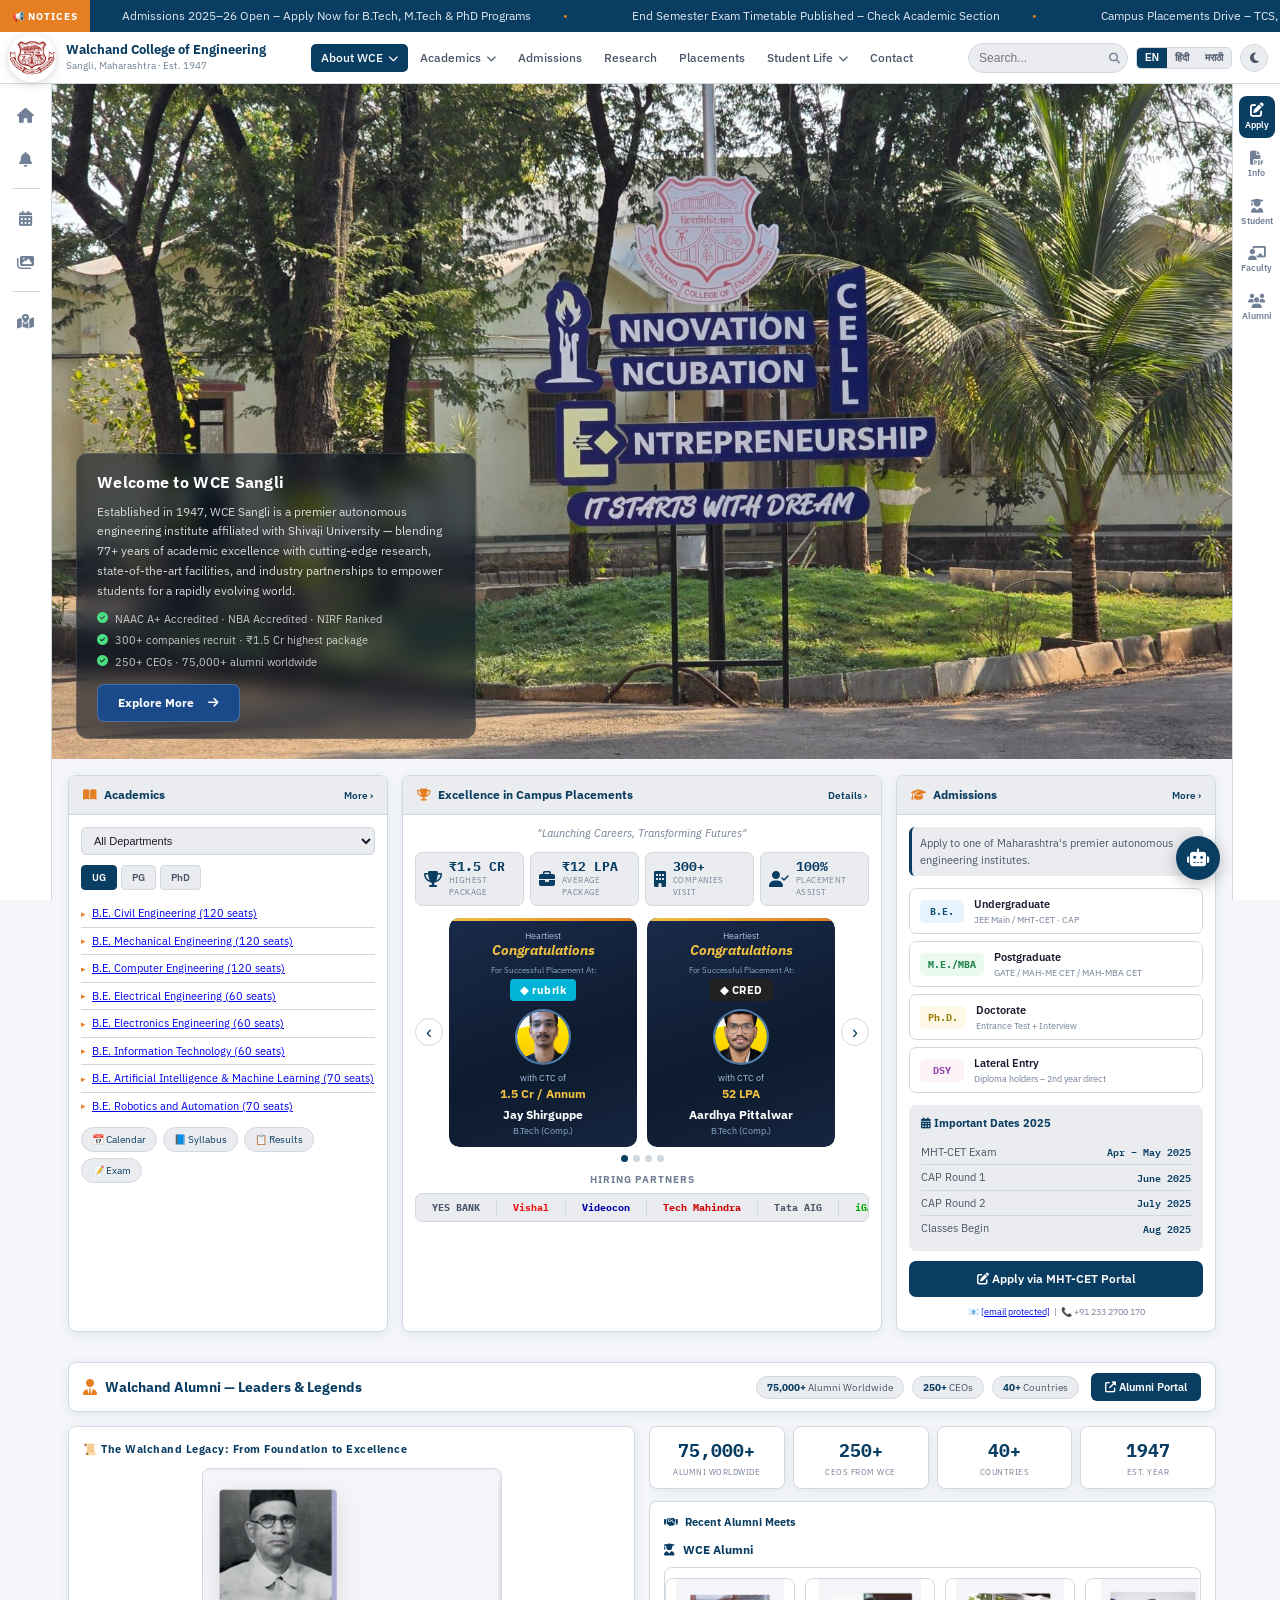
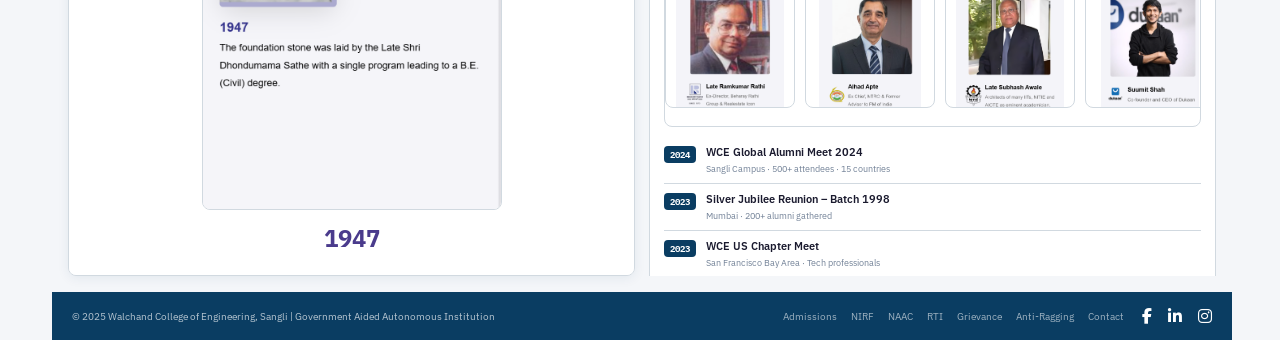
<file: index.html>
<!DOCTYPE html>
<html lang="en" data-theme="light" data-lang="en">

<head>
  <meta charset="UTF-8">
  <meta name="viewport" content="width=device-width, initial-scale=1.0">
  <title>Walchand College of Engineering, Sangli</title>

  <!-- Google Fonts -->
  <link rel="preconnect" href="https://fonts.googleapis.com">
  <link rel="preconnect" href="https://fonts.gstatic.com" crossorigin>
  <link
    href="https://fonts.googleapis.com/css2?family=IBM+Plex+Sans:wght@300;400;500;600;700&family=IBM+Plex+Mono:wght@400;500&family=Tiro+Devanagari+Hindi&display=swap"
    rel="stylesheet">

  <!-- Font Awesome Icons -->
  <link rel="stylesheet" href="https://cdnjs.cloudflare.com/ajax/libs/font-awesome/6.5.0/css/all.min.css">

  <!-- Site Stylesheet -->
  <link rel="stylesheet" href="style.css">
</head>

<body>

  <!-- ══════════════════════════════════════════════
     NOTICE TICKER
════════════════════════════════════════════════ -->
  <div id="ticker">
    <div class="ticker-label">📢 NOTICES</div>
    <div class="ticker-track">
      <div class="ticker-inner" id="ticker-inner">
        <a href="#" onclick="openModal('notices-modal');return false;">Admissions 2025–26 Open – Apply Now for B.Tech,
          M.Tech &amp; PhD Programs</a>
        <a href="#" onclick="openModal('notices-modal');return false;">End Semester Exam Timetable Published – Check
          Academic Section</a>
        <a href="#" onclick="openModal('notices-modal');return false;">Campus Placements Drive – TCS, Infosys, L&amp;T
          visiting campus this month</a>
        <span>NAAC A+ Grade Accredited | NIRF Ranking 2024 Announced</span>
        <a href="#" onclick="openModal('notices-modal');return false;">National Level Technical Fest "YANTRA 2025" –
          Register Now</a>
        <!-- Duplicate for seamless loop -->
        <a href="#" onclick="openModal('notices-modal');return false;">Admissions 2025–26 Open – Apply Now for B.Tech,
          M.Tech &amp; PhD Programs</a>
        <a href="#" onclick="openModal('notices-modal');return false;">End Semester Exam Timetable Published – Check
          Academic Section</a>
        <a href="#" onclick="openModal('notices-modal');return false;">Campus Placements Drive – TCS, Infosys, L&amp;T
          visiting campus this month</a>
        <span>NAAC A+ Grade Accredited | NIRF Ranking 2024 Announced</span>
        <a href="#" onclick="openModal('notices-modal');return false;">National Level Technical Fest "YANTRA 2025" –
          Register Now</a>
      </div>
    </div>
  </div>

  <!-- ══════════════════════════════════════════════
     STICKY NAVBAR
════════════════════════════════════════════════ -->
  <nav id="navbar">
    <a class="nav-brand" href="#">
      <div class="nav-logo">
        <img src="Images/logo.png" alt="WCE" onerror="this.parentElement.innerHTML='WCE'">
      </div>
      <div class="nav-title">
        <span class="name">Walchand College of Engineering</span>
        <span class="sub">Sangli, Maharashtra · Est. 1947</span>
      </div>
    </a>

    <div class="nav-links" id="nav-links">
      <div class="nav-dropdown">
        <a href="#hero" class="dropdown-trigger active" data-t="navAbout">About WCE <i class="fas fa-chevron-down"></i></a>
        <div class="mega-menu large-mega-menu">
          <div class="mega-column boxed-column">
            <h4 class="has-icon"><i class="fas fa-arrow-circle-right"></i> <a href="#">WCE at Glance</a></h4>
            <h4 class="has-icon mt-15"><i class="fas fa-arrow-circle-right"></i> <span>Leadership &amp; Governance</span></h4>
            <ul class="icon-list">
              <li><a href="#"><i class="fas fa-caret-right"></i> Chairman</a></li>
              <li><a href="#"><i class="fas fa-caret-right"></i> Administrative Council</a></li>
              <li><a href="#"><i class="fas fa-caret-right"></i> MTE Society</a></li>
              <li><a href="#"><i class="fas fa-caret-right"></i> Walchand Trust</a></li>
              <li><a href="#"><i class="fas fa-caret-right"></i> Vision and Mission</a></li>
              <li><a href="#"><i class="fas fa-caret-right"></i> Admin Council Subcommittees</a></li>
            </ul>
          </div>
          <div class="mega-column boxed-column">
            <h4 class="has-icon"><i class="fas fa-arrow-circle-right"></i> <span>Institute Management</span></h4>
            <ul class="icon-list">
              <li><a href="#"><i class="fas fa-caret-right"></i> Director</a></li>
              <li><a href="#"><i class="fas fa-caret-right"></i> Deputy Director</a></li>
              <li><a href="#"><i class="fas fa-caret-right"></i> Vice Principal (Polytechnic)</a></li>
              <li><a href="#"><i class="fas fa-caret-right"></i> College Development Council</a></li>
              <li><a href="#"><i class="fas fa-caret-right"></i> Academic Council</a></li>
              <li><a href="#"><i class="fas fa-caret-right"></i> Boards of Studies</a></li>
              <li><a href="#"><i class="fas fa-caret-right"></i> IQAC</a></li>
              <li><a href="#"><i class="fas fa-caret-right"></i> Organogram/organization structure</a></li>
              <li><a href="#"><i class="fas fa-caret-right"></i> Heads and Deans</a></li>
              <li><a href="#"><i class="fas fa-caret-right"></i> Managerial and Admin staff</a></li>
              <li><a href="#"><i class="fas fa-caret-right"></i> College Committees</a></li>
            </ul>
          </div>
          <div class="mega-column boxed-column">
            <h4 class="has-icon"><i class="fas fa-arrow-circle-right"></i> <span>Affiliations and accreditations</span></h4>
            <ul class="icon-list">
              <li><a href="#"><i class="fas fa-caret-right"></i> UGC, AICTE and Shivaji University</a></li>
              <li><a href="#"><i class="fas fa-caret-right"></i> NIRF, NBA and NAAC</a></li>
            </ul>
            <h4 class="has-icon mt-15"><i class="fas fa-arrow-circle-right"></i> <span>Compliances and Disclosures</span></h4>
            <ul class="icon-list">
              <li><a href="#"><i class="fas fa-caret-right"></i> Mandatory Disclosures</a></li>
              <li><a href="#"><i class="fas fa-caret-right"></i> Annual Reports</a></li>
              <li><a href="#"><i class="fas fa-caret-right"></i> IQAC Reports</a></li>
              <li><a href="#"><i class="fas fa-caret-right"></i> Academic Audits</a></li>
              <li><a href="#"><i class="fas fa-caret-right"></i> NIRF submissions</a></li>
              <li><a href="#"><i class="fas fa-caret-right"></i> RTI</a></li>
            </ul>
          </div>
        </div>
      </div>
      
      <div class="nav-dropdown">
        <a href="#section2" data-t="navAcademics" class="dropdown-trigger">Academics <i class="fas fa-chevron-down"></i></a>
        <div class="mega-menu">
          <div class="mega-column">
            <h4>Departments at WCE</h4>
            <ul>
              <li><a href="aiml.html">AI &amp; ML</a></li>
              <li><a href="#">Computer Science</a></li>
              <li><a href="#">Information Technology</a></li>
              <li><a href="#">Electronics</a></li>
              <li><a href="#">Electrical</a></li>
              <li><a href="#">Mechanical</a></li>
              <li><a href="#">Civil</a></li>
            </ul>
          </div>
          <div class="mega-column">
            <h4>Academic Resources</h4>
            <ul>
              <li><a href="#">Academic Philosophy</a></li>
              <li><a href="#">Academic Calendar</a></li>
              <li><a href="#">Rules &amp; Regulations</a></li>
              <li><a href="#">Library</a></li>
            </ul>
          </div>
        </div>
      </div>

      <a href="#" onclick="openModal('admissions-modal');return false;" data-t="navAdmissions">Admissions</a>
      <!-- <a href="#" onclick="openModal('departments-modal');return false;" data-t="navDepts">Departments</a> -->
      <a href="#" onclick="openModal('research-modal');return false;" data-t="navResearch">Research</a>
      <a href="#section3" data-t="navPlacements">Placements</a>
      
      <div class="nav-dropdown student-dropdown">
        <a href="#" onclick="return false;" data-t="navStudentLife" class="dropdown-trigger">Student Life <i class="fas fa-chevron-down"></i></a>
        <div class="mega-menu small-mega-menu">
          <div class="mega-column">
            <ul>
              <li><a href="#" onclick="openModal('events-modal');return false;">Clubs &amp; Events</a></li>
              <li><a href="#">Hostel Facilities</a></li>
              <li><a href="#">Sports &amp; Gym</a></li>
              <li><a href="#">Students Council</a></li>
              <li><a href="#">Art Circle</a></li>
            </ul>
          </div>
        </div>
      </div>

      <a href="#" onclick="openModal('contact-modal');return false;" data-t="navContact">Contact</a>
    </div>

    <div class="nav-right">
      <!-- Search -->
      <div class="search-wrap">
        <input type="text" id="search-input" placeholder="Search..." oninput="doSearch(this.value)">
        <i class="fas fa-search search-icon"></i>
        <div id="search-results"></div>
      </div>

      <!-- Language Toggle -->
      <div class="lang-toggle">
        <button class="lang-btn active" onclick="setLang('en')">EN</button>
        <button class="lang-btn" onclick="setLang('hi')">हिंदी</button>
        <button class="lang-btn" onclick="setLang('mr')">मराठी</button>
      </div>

      <!-- Dark Mode -->
      <button id="dark-toggle" onclick="toggleDark()" title="Toggle Dark Mode">
        <i class="fas fa-moon"></i>
      </button>

      <!-- Mobile Hamburger -->
      <button id="hamburger" onclick="toggleNav()">
        <span></span><span></span><span></span>
      </button>
    </div>
  </nav>

  <!-- ══════════════════════════════════════════════
     LEFT SIDEBAR
════════════════════════════════════════════════ -->
  <aside id="left-sidebar">
    <a class="sb-icon" href="#hero">
      <i class="fas fa-home"></i><span class="tooltip">Home</span>
    </a>
    <a class="sb-icon" href="#" onclick="openModal('notices-modal');return false;">
      <i class="fas fa-bell"></i><span class="tooltip">Notices</span>
    </a>
    <div class="sb-divider"></div>
    <a class="sb-icon" href="#" onclick="openModal('events-modal');return false;">
      <i class="fas fa-calendar-days"></i><span class="tooltip">Events</span>
    </a>
    <a class="sb-icon" href="#" onclick="openModal('gallery-modal');return false;">
      <i class="fas fa-images"></i><span class="tooltip">Gallery</span>
    </a>
    <div class="sb-divider"></div>

    <a class="sb-icon" href="#" onclick="openModal('map-modal');return false;">
      <i class="fas fa-map-location-dot"></i><span class="tooltip">Map</span>
    </a>
  </aside>

  <!-- ══════════════════════════════════════════════
     RIGHT SIDEBAR
════════════════════════════════════════════════ -->
  <aside id="right-sidebar">
    <a class="rsb-btn primary-btn" href="#" onclick="openModal('admissions-modal');return false;">
      <i class="fas fa-pen-to-square"></i>
      <span data-t="applyNow">Apply</span>
    </a>
    <a class="rsb-btn" href="#">
      <i class="fas fa-file-pdf"></i>
      <span data-t="brochure">Info</span>
    </a>
    <a class="rsb-btn" href="https://erp.walchandsangli.ac.in" target="_blank">
      <i class="fas fa-user-graduate"></i>
      <span data-t="studentPortal">Student</span>
    </a>
    <a class="rsb-btn" href="#">
      <i class="fas fa-chalkboard-user"></i>
      <span data-t="facultyPortal">Faculty</span>
    </a>
    <a class="rsb-btn" href="#">
      <i class="fas fa-users"></i>
      <span data-t="alumni">Alumni</span>
    </a>
  </aside>

  <!-- ══════════════════════════════════════════════
     MAIN CONTENT
════════════════════════════════════════════════ -->
  <main id="main-content">

    <!-- ─────────────────────────────────────────────
       SECTION 1 — HERO  (75vh, scrolling bg photos)
  ───────────────────────────────────────────── -->
    <section id="hero">

      <!-- Background photo slideshow (10 photos, scroll right→left) -->
      <div class="hero-bg-strip" id="hero-bg-strip">
        <div class="hero-bg-track" id="hero-bg-track">
          <div class="hero-bg-slide active" style="background-image:url('Images/heroimages/20250220_154226-2048x946.jpg')"></div>
          <div class="hero-bg-slide" style="background-image:url('Images/heroimages/Admin-Block-1.jpg')"></div>
          <div class="hero-bg-slide" style="background-image:url('Images/heroimages/Admin-Block-5.jpg')"></div>
          <div class="hero-bg-slide" style="background-image:url('Images/heroimages/Department-Of-Artificial-Intelligence-Machine-Learning.jpg')"></div>
          <div class="hero-bg-slide" style="background-image:url('Images/heroimages/Saraswati-Statue.jpg')"></div>
          <div class="hero-bg-slide" style="background-image:url('Images/heroimages/Steam-Engine.jpg')"></div>
          <div class="hero-bg-slide" style="background-image:url('Images/heroimages/The-Globe.jpg')"></div>
          <div class="hero-bg-slide" style="background-image:url('Images/heroimages/WhatsApp%20Image%202026-04-05%20at%2011.53.22%20PM.jpeg')"></div>
          <div class="hero-bg-slide" style="background-image:url('Images/heroimages/WhatsApp%20Image%202026-04-05%20at%2011.53.23%20PM%20(1).jpeg')"></div>
          <div class="hero-bg-slide" style="background-image:url('Images/heroimages/WhatsApp%20Image%202026-04-05%20at%2011.53.23%20PM%20(2).jpeg')"></div>
          <div class="hero-bg-slide" style="background-image:url('Images/heroimages/WhatsApp%20Image%202026-04-05%20at%2011.53.23%20PM.jpeg')"></div>
          <div class="hero-bg-slide" style="background-image:url('Images/heroimages/WhatsApp%20Image%202026-04-05%20at%2011.53.24%20PM%20(1).jpeg')"></div>
          <div class="hero-bg-slide" style="background-image:url('Images/heroimages/WhatsApp%20Image%202026-04-05%20at%2011.53.24%20PM%20(2).jpeg')"></div>
          <div class="hero-bg-slide" style="background-image:url('Images/heroimages/WhatsApp%20Image%202026-04-05%20at%2011.53.24%20PM%20(3).jpeg')"></div>
          <div class="hero-bg-slide" style="background-image:url('Images/heroimages/WhatsApp%20Image%202026-04-05%20at%2011.53.24%20PM.jpeg')"></div>
          <div class="hero-bg-slide" style="background-image:url('Images/heroimages/WhatsApp%20Image%202026-04-05%20at%2011.53.25%20PM%20(1).jpeg')"></div>
          <div class="hero-bg-slide" style="background-image:url('Images/heroimages/WhatsApp%20Image%202026-04-05%20at%2011.53.25%20PM%20(2).jpeg')"></div>
          <div class="hero-bg-slide" style="background-image:url('Images/heroimages/WhatsApp%20Image%202026-04-05%20at%2011.53.25%20PM%20(3).jpeg')"></div>
          <div class="hero-bg-slide" style="background-image:url('Images/heroimages/WhatsApp%20Image%202026-04-05%20at%2011.53.25%20PM.jpeg')"></div>
          <div class="hero-bg-slide" style="background-image:url('Images/heroimages/WhatsApp%20Image%202026-04-05%20at%2011.53.26%20PM%20(1).jpeg')"></div>
          <div class="hero-bg-slide" style="background-image:url('Images/heroimages/WhatsApp%20Image%202026-04-05%20at%2011.53.26%20PM%20(2).jpeg')"></div>
          <div class="hero-bg-slide" style="background-image:url('Images/heroimages/WhatsApp%20Image%202026-04-05%20at%2011.53.26%20PM%20(3).jpeg')"></div>
          <div class="hero-bg-slide" style="background-image:url('Images/heroimages/WhatsApp%20Image%202026-04-05%20at%2011.53.26%20PM.jpeg')"></div>
          <div class="hero-bg-slide" style="background-image:url('Images/heroimages/WhatsApp%20Image%202026-04-05%20at%2011.53.27%20PM%20(1).jpeg')"></div>
          <div class="hero-bg-slide" style="background-image:url('Images/heroimages/WhatsApp%20Image%202026-04-05%20at%2011.53.27%20PM%20(2).jpeg')"></div>
          <div class="hero-bg-slide" style="background-image:url('Images/heroimages/WhatsApp%20Image%202026-04-05%20at%2011.53.27%20PM%20(3).jpeg')"></div>
          <div class="hero-bg-slide" style="background-image:url('Images/heroimages/WhatsApp%20Image%202026-04-05%20at%2011.53.27%20PM.jpeg')"></div>
          <div class="hero-bg-slide" style="background-image:url('Images/heroimages/WhatsApp%20Image%202026-04-05%20at%2011.53.28%20PM.jpeg')"></div>
          <div class="hero-bg-slide" style="background-image:url('Images/heroimages/campus-1.jpg')"></div>
          <div class="hero-bg-slide" style="background-image:url('Images/heroimages/campus-2.jpg')"></div>
          <div class="hero-bg-slide" style="background-image:url('Images/heroimages/student-housing-1-e1754120683239.jpg')"></div>
        </div>
      </div>

      <!-- Dark gradient overlay so text is readable -->
      <div class="hero-overlay"></div>

      <!-- Hero content layered over bg -->
      <div class="hero-content-layer">

        <!-- Welcome text box (faded card, 2-3 lines) + Explore button -->
        <div class="hero-welcome-box">
          <div class="hero-welcome-inner">
            <h2 class="hero-welcome-title">Welcome to WCE Sangli</h2>
            <p class="hero-welcome-text">
              Established in 1947, WCE Sangli is a premier autonomous engineering institute affiliated with Shivaji
              University — blending 77+ years of academic excellence with cutting-edge research, state-of-the-art
              facilities, and industry partnerships to empower students for a rapidly evolving world.
            </p>
            <ul class="hero-welcome-points">
              <li><i class="fas fa-circle-check"></i> NAAC A+ Accredited · NBA Accredited · NIRF Ranked</li>
              <li><i class="fas fa-circle-check"></i> 300+ companies recruit · ₹1.5 Cr highest package</li>
              <li><i class="fas fa-circle-check"></i> 250+ CEOs · 75,000+ alumni worldwide</li>
            </ul>
            <a href="https://walchandsangli.ac.in/about/wce-at-glance/" target="_blank" class="hero-explore-btn">
              Explore More &nbsp;<i class="fas fa-arrow-right"></i>
            </a>
          </div>
        </div>

      </div>
    </section>

    <!-- ─────────────────────────────────────────────
       SECTION 2 — ACADEMICS + NOTICES + NEWS
  ───────────────────────────────────────────── -->

    <!-- ─────────────────────────────────────────────
       SECTION 2 — ACADEMICS  +  PLACEMENT (full)  +  ADMISSIONS
  ───────────────────────────────────────────── -->
    <section id="section2">

      <!-- Academics Panel -->
      <div class="panel">
        <div class="panel-header">
          <h3><i class="fas fa-book-open"></i> <span data-t="academics">Academics</span></h3>
          <a class="view-all" href="#" onclick="openModal('academics-modal');return false;">More ›</a>
        </div>
        <div class="panel-body">
          <div class="dept-filter">
            <select id="dept-select" onchange="filterDept(this.value)">
              <option value="all">All Departments</option>
              <option value="civil">Civil Engineering</option>
              <option value="mech">Mechanical Engineering</option>
              <option value="elec">Electrical Engineering</option>
              <option value="comp">Computer Engineering</option>
              <option value="it">Information Technology</option>
              <option value="etrx">Electronics Engineering</option>
              <option value="aiml">Artificial Intelligence & Machine Learning</option>
              <option value="ra">Robotics and Automation</option>
              <option value="instru">Instrumentation Engineering</option>
              <option value="chem">Chemical Engineering</option>
              <option value="prod">Production Engineering</option>
              <option value="mba">MBA</option>
            </select>
          </div>
          <div class="prog-tabs">
            <div class="prog-tab active" onclick="switchTab('ug',this)" data-t="ug">UG</div>
            <div class="prog-tab" onclick="switchTab('pg',this)" data-t="pg">PG</div>
            <div class="prog-tab" onclick="switchTab('phd',this)" data-t="phd">PhD</div>
          </div>
          <div id="ug-content" class="prog-content active">
            <ul class="prog-list">
              <li><a href="https://example.com/departments/civil" target="_blank">B.E. Civil Engineering (120 seats)</a>
              </li>
              <li><a href="https://example.com/departments/mechanical" target="_blank">B.E. Mechanical Engineering (120
                  seats)</a></li>
              <li><a href="https://example.com/departments/computer" target="_blank">B.E. Computer Engineering (120
                  seats)</a></li>
              <li><a href="https://example.com/departments/electrical" target="_blank">B.E. Electrical Engineering (60
                  seats)</a></li>
              <li><a href="https://example.com/departments/electronics" target="_blank">B.E. Electronics Engineering (60
                  seats)</a></li>
              <li><a href="https://example.com/departments/it" target="_blank">B.E. Information Technology (60
                  seats)</a></li>
              <li><a href="aiml.html" target="_blank">B.E. Artificial Intelligence & Machine Learning (70 seats)</a>
              </li>
              <li><a href="https://example.com/departments/robotics" target="_blank">B.E. Robotics and Automation (70
                  seats)</a></li>
            </ul>
          </div>
          <div id="pg-content" class="prog-content">
            <ul class="prog-list">
              <li><a href="https://example.com/departments/civil" target="_blank">M.E. Structural Engineering
                  (Civil)</a></li>
              <li><a href="https://example.com/departments/civil" target="_blank">M.E. Construction Management
                  (Civil)</a></li>
              <li><a href="https://example.com/departments/mechanical" target="_blank">M.E. Machine Design
                  (Mechanical)</a></li>
              <li><a href="https://example.com/departments/mechanical" target="_blank">M.E. Heat Power Engineering
                  (Mechanical)</a></li>
              <li><a href="https://example.com/departments/mechanical" target="_blank">M.E. CAD/CAM (Mechanical)</a>
              </li>
              <li><a href="https://example.com/departments/electrical" target="_blank">M.E. Power Systems
                  (Electrical)</a></li>
              <li><a href="https://example.com/departments/electrical" target="_blank">M.E. Control Systems
                  (Electrical)</a></li>
              <li><a href="https://example.com/departments/electronics" target="_blank">M.E. VLSI & Embedded Systems
                  (Electronics)</a></li>
              <li><a href="https://example.com/departments/electronics" target="_blank">M.E. Communication Systems
                  (Electronics)</a></li>
              <li><a href="https://example.com/departments/computer" target="_blank">M.E. Computer Engineering</a></li>
              <li><a href="https://example.com/departments/it" target="_blank">M.E. Information Technology</a></li>
              <li><a href="https://example.com/departments/electronics" target="_blank">M.E. Industrial Electronics</a>
              </li>
              <li><a href="https://example.com/departments/instrumentation" target="_blank">M.E. Instrumentation &
                  Control</a></li>
              <li><a href="https://example.com/departments/chemical" target="_blank">M.E. Chemical Engineering</a></li>
              <li><a href="https://example.com/departments/production" target="_blank">M.E. Production Engineering</a>
              </li>
              <li><a href="https://example.com/departments/mba" target="_blank">MBA (Technology Management)</a></li>
              <li><a href="https://example.com/departments/mba" target="_blank">MBA (Operations Management)</a></li>
              <li><a href="https://example.com/departments/mba" target="_blank">MBA (Finance & Marketing)</a></li>
            </ul>
          </div>
          <div id="phd-content" class="prog-content">
            <ul class="prog-list">
              <li><a href="https://example.com/departments/civil" target="_blank">Ph.D. Civil Engineering (Structures,
                  Geotechnical, Transportation)</a></li>
              <li><a href="https://example.com/departments/mechanical" target="_blank">Ph.D. Mechanical Engineering
                  (Design, Thermal, Manufacturing)</a></li>
              <li><a href="https://example.com/departments/electrical" target="_blank">Ph.D. Electrical Engineering
                  (Power, Control, Electronics)</a></li>
              <li><a href="https://example.com/departments/electronics" target="_blank">Ph.D. Electronics Engineering
                  (VLSI, Communication, Signal Processing)</a></li>
              <li><a href="https://example.com/departments/computer" target="_blank">Ph.D. Computer Engineering (AI,
                  Data Science, Cybersecurity)</a></li>
              <li><a href="https://example.com/departments/it" target="_blank">Ph.D. Information Technology (Software
                  Engineering, Networks)</a></li>
              <li><a href="https://example.com/departments/chemical" target="_blank">Ph.D. Chemical Engineering
                  (Process, Environmental, Materials)</a></li>
              <li><a href="https://example.com/departments/production" target="_blank">Ph.D. Production Engineering
                  (Manufacturing, Quality Control)</a></li>
              <li><a href="https://example.com/departments/instrumentation" target="_blank">Ph.D. Instrumentation
                  Engineering (Sensors, Automation)</a></li>
              <li><a href="https://example.com/departments/mba" target="_blank">Ph.D. Management Studies (Technology
                  Management, Operations)</a></li>
              <li><a href="https://example.com/departments/applied-sciences" target="_blank">Ph.D. Applied Sciences
                  (Mathematics, Physics, Chemistry)</a></li>
              <li><a href="https://example.com/departments/research" target="_blank">Ph.D. Interdisciplinary Research
                  (Emerging Technologies)</a></li>
            </ul>
          </div>
          <div class="acad-links">
            <a class="acad-link" href="#">📅 Calendar</a>
            <a class="acad-link" href="#">📘 Syllabus</a>
            <a class="acad-link" href="#">📋 Results</a>
            <a class="acad-link" href="#">📝 Exam</a>
          </div>
        </div>
      </div>

      <!-- ── FULL PLACEMENT SECTION (like real WCE site) ── -->
      <div class="panel placement-full-panel" id="placement-section">
        <div class="panel-header">
          <h3><i class="fas fa-trophy"></i> Excellence in Campus Placements</h3>
          <a class="view-all" href="#" onclick="openModal('placement-modal')">Details ›</a>
        </div>
        <div class="panel-body" style="padding:10px 12px;">

          <!-- Tagline -->
          <p class="place-tagline">"Launching Careers, Transforming Futures"</p>

          <!-- Stats Bar — 4 boxes like original site -->
          <div class="place-stats-bar">
            <div class="psb-item">
              <i class="fas fa-trophy"></i>
              <div class="psb-info">
                <div class="psb-val">₹1.5 CR</div>
                <div class="psb-lbl">Highest Package</div>
              </div>
            </div>
            <div class="psb-item">
              <i class="fas fa-briefcase"></i>
              <div class="psb-info">
                <div class="psb-val">₹12 LPA</div>
                <div class="psb-lbl">Average Package</div>
              </div>
            </div>
            <div class="psb-item">
              <i class="fas fa-building"></i>
              <div class="psb-info">
                <div class="psb-val">300+</div>
                <div class="psb-lbl">Companies Visit</div>
              </div>
            </div>
            <div class="psb-item">
              <i class="fas fa-user-check"></i>
              <div class="psb-info">
                <div class="psb-val">100%</div>
                <div class="psb-lbl">Placement Assist</div>
              </div>
            </div>
          </div>

          <!-- Student Cards Carousel -->
          <div class="place-carousel-wrap">
            <button class="place-arrow left-arrow" onclick="shiftCarousel(-1)">&#8249;</button>
            <div class="place-carousel-viewport">
              <div class="place-carousel-track" id="place-track">

                <div class="place-student-card">
                  <div class="card-congrats">Heartiest<br><span>Congratulations</span></div>
                  <div class="card-placed-at">For Successful Placement At:</div>
                  <div class="card-company"><span class="company-name-badge" style="background:#00b4d8;">◆ rubrik</span>
                  </div>
                  <div class="card-photo"><img src="Images/placed/jay shirgupe.png" alt="Jay Shirguppe"></div>
                  <div class="card-ctc">with CTC of <strong>1.5 Cr / Annum</strong></div>
                  <div class="card-name">Jay Shirguppe</div>
                  <div class="card-batch">B.Tech (Comp.)</div>
                </div>

                <div class="place-student-card">
                  <div class="card-congrats">Heartiest<br><span>Congratulations</span></div>
                  <div class="card-placed-at">For Successful Placement At:</div>
                  <div class="card-company"><span class="company-name-badge" style="background:#222;">◆ CRED</span>
                  </div>
                  <div class="card-photo"><img src="Images/placed/aaradhya pitalwar.png" alt="Aardhya Pittalwar"></div>
                  <div class="card-ctc">with CTC of <strong>52 LPA</strong></div>
                  <div class="card-name">Aardhya Pittalwar</div>
                  <div class="card-batch">B.Tech (Comp.)</div>
                </div>

                <div class="place-student-card">
                  <div class="card-congrats">Heartiest<br><span>Congratulations</span></div>
                  <div class="card-placed-at">For Successful Placement At:</div>
                  <div class="card-company"><span class="company-name-badge"
                      style="background:#0078d4;">Microsoft</span></div>
                  <div class="card-photo"><i class="fas fa-user-graduate"></i></div>
                  <div class="card-ctc">with CTC of <strong>45 LPA</strong></div>
                  <div class="card-name">Rohit Patil</div>
                  <div class="card-batch">B.Tech (Comp.)</div>
                </div>

                <div class="place-student-card">
                  <div class="card-congrats">Heartiest<br><span>Congratulations</span></div>
                  <div class="card-placed-at">For Successful Placement At:</div>
                  <div class="card-company"><span class="company-name-badge"
                      style="background:#ff6600;">Persistent</span></div>
                  <div class="card-photo"><i class="fas fa-user-graduate"></i></div>
                  <div class="card-ctc">with CTC of <strong>28 LPA</strong></div>
                  <div class="card-name">Sneha Kulkarni</div>
                  <div class="card-batch">B.Tech (Mech.)</div>
                </div>

              </div>
            </div>
            <button class="place-arrow right-arrow" onclick="shiftCarousel(1)">&#8250;</button>
          </div>

          <!-- Carousel dots -->
          <div class="carousel-dots" id="carousel-dots">
            <span class="cdot active" onclick="goToSlide(0)"></span>
            <span class="cdot" onclick="goToSlide(1)"></span>
            <span class="cdot" onclick="goToSlide(2)"></span>
            <span class="cdot" onclick="goToSlide(3)"></span>
          </div>

          <!-- Hiring Partners auto-scrolling strip -->
          <div class="hiring-partners-label">Hiring Partners</div>
          <div class="hiring-logos-wrap">
            <div class="hiring-logos-track" id="hiring-track">
              <span class="hl">YES BANK</span>
              <span class="hl" style="color:#e11;">Vishal</span>
              <span class="hl" style="color:#00a;">Videocon</span>
              <span class="hl" style="color:#c00;">Tech Mahindra</span>
              <span class="hl">Tata AIG</span>
              <span class="hl" style="color:#0a0;">iGATE</span>
              <span class="hl" style="color:#e67e22;">Indiamart</span>
              <span class="hl">Innodata</span>
              <span class="hl">InterGlobe</span>
              <span class="hl" style="color:#c00;">Johnson Controls</span>
              <span class="hl" style="color:#0057a8;">HALONIX</span>
              <span class="hl">ENAR</span>
              <span class="hl" style="color:#c00;">Audi</span>
              <span class="hl">Axiom India</span>
              <span class="hl">Franchise India</span>
              <span class="hl">KPIT</span>
              <span class="hl" style="color:#0057a8;">L&amp;T</span>
              <span class="hl">Cummins</span>
              <span class="hl">TCS</span>
              <span class="hl" style="color:#007dc6;">Infosys</span>
              <!-- duplicate for seamless loop -->
              <span class="hl">YES BANK</span>
              <span class="hl" style="color:#e11;">Vishal</span>
              <span class="hl" style="color:#00a;">Videocon</span>
              <span class="hl" style="color:#c00;">Tech Mahindra</span>
              <span class="hl">Tata AIG</span>
              <span class="hl" style="color:#0a0;">iGATE</span>
              <span class="hl" style="color:#e67e22;">Indiamart</span>
              <span class="hl">Innodata</span>
              <span class="hl">InterGlobe</span>
              <span class="hl" style="color:#c00;">Johnson Controls</span>
              <span class="hl" style="color:#0057a8;">HALONIX</span>
              <span class="hl">ENAR</span>
              <span class="hl" style="color:#c00;">Audi</span>
              <span class="hl">Axiom India</span>
              <span class="hl">Franchise India</span>
              <span class="hl">KPIT</span>
              <span class="hl" style="color:#0057a8;">L&amp;T</span>
              <span class="hl">Cummins</span>
              <span class="hl">TCS</span>
              <span class="hl" style="color:#007dc6;">Infosys</span>
            </div>
          </div>
        </div>
      </div>

      <!-- Admissions Panel -->
      <div class="panel">
        <div class="panel-header">
          <h3><i class="fas fa-graduation-cap"></i> <span data-t="admissions">Admissions</span></h3>
          <a class="view-all" href="#" onclick="openModal('admissions-modal')">More ›</a>
        </div>
        <div class="panel-body">
          <div class="admit-intro">Apply to one of Maharashtra's premier autonomous engineering institutes.</div>
          <div class="admit-modes">
            <div class="admit-mode-card">
              <div class="admit-badge" style="background:#e8f4fd;color:#1a5276;">B.E.</div>
              <div class="admit-mode-info">
                <div class="admit-mode-title">Undergraduate</div>
                <div class="admit-mode-sub">JEE Main / MHT-CET · CAP</div>
              </div>
            </div>
            <div class="admit-mode-card">
              <div class="admit-badge" style="background:#eafaf1;color:#1e8449;">M.E./MBA</div>
              <div class="admit-mode-info">
                <div class="admit-mode-title">Postgraduate</div>
                <div class="admit-mode-sub">GATE / MAH-ME CET / MAH-MBA CET</div>
              </div>
            </div>
            <div class="admit-mode-card">
              <div class="admit-badge" style="background:#fef9e7;color:#9a7d0a;">Ph.D.</div>
              <div class="admit-mode-info">
                <div class="admit-mode-title">Doctorate</div>
                <div class="admit-mode-sub">Entrance Test + Interview</div>
              </div>
            </div>
            <div class="admit-mode-card">
              <div class="admit-badge" style="background:#fdf2f8;color:#8e44ad;">DSY</div>
              <div class="admit-mode-info">
                <div class="admit-mode-title">Lateral Entry</div>
                <div class="admit-mode-sub">Diploma holders – 2nd year direct</div>
              </div>
            </div>
          </div>
          <div class="admit-dates">
            <div class="admit-dates-title"><i class="fas fa-calendar-alt"></i> Important Dates 2025</div>
            <div class="admit-date-row"><span class="admit-date-lbl">MHT-CET Exam</span><span class="admit-date-val">Apr
                – May 2025</span></div>
            <div class="admit-date-row"><span class="admit-date-lbl">CAP Round 1</span><span class="admit-date-val">June
                2025</span></div>
            <div class="admit-date-row"><span class="admit-date-lbl">CAP Round 2</span><span class="admit-date-val">July
                2025</span></div>
            <div class="admit-date-row"><span class="admit-date-lbl">Classes Begin</span><span
                class="admit-date-val">Aug 2025</span></div>
          </div>
          <a href="https://cetcell.mahacet.org" target="_blank" class="admit-apply-btn">
            <i class="fas fa-pen-to-square"></i> Apply via MHT-CET Portal
          </a>
          <div class="admit-contact">📧 <a href="/cdn-cgi/l/email-protection" class="__cf_email__"
              data-cfemail="0160656c687272686e6f724176606d6269606f6572606f666d682f60622f686f">[email&#160;protected]</a>
            &nbsp;|&nbsp; 📞 +91 233 2700 170</div>
        </div>
      </div>

    </section>
    <!-- ─────────────────────────────────────────────
       SECTION 3 — WALCHAND ALUMNI
  ───────────────────────────────────────────── -->
    <section id="section3" class="alumni-section-full">

      <div class="alumni-section-header">
        <div class="alumni-sec-title">
          <i class="fas fa-user-tie"></i>
          <span>Walchand Alumni — Leaders &amp; Legends</span>
        </div>
        <div class="alumni-sec-stats">
          <span class="alum-stat-pill"><strong>75,000+</strong> Alumni Worldwide</span>
          <span class="alum-stat-pill"><strong>250+</strong> CEOs</span>
          <span class="alum-stat-pill"><strong>40+</strong> Countries</span>
        </div>
        <a href="http://alumni.walchandsangli.ac.in" target="_blank" class="alumni-portal-btn">
          <i class="fas fa-external-link-alt"></i> Alumni Portal
        </a>
      </div>

      <div class="alumni-body-grid">

        <!-- Left: The Walchand Legacy Timeline -->
        <div class="alumni-cards-col">
          <div class="alumni-col-label">📜 The Walchand Legacy: From Foundation to Excellence</div>
          <div class="timeline-container">
            <div class="timeline-track">

              <div class="timeline-item">
                <img src="Images/timeline/Screenshot 2026-03-29 175321.png" alt="1947 Event" class="timeline-img">
                <h2 class="timeline-year">1947</h2>
              </div>

              <div class="timeline-item">
                <img src="Images/timeline/Screenshot 2026-03-29 175331.png" alt="1955 Event" class="timeline-img">
                <h2 class="timeline-year">1955</h2>
              </div>

              <div class="timeline-item">
                <img src="Images/timeline/Screenshot 2026-03-29 175355.png" alt="1965 Event" class="timeline-img">
                <h2 class="timeline-year">1965</h2>
              </div>

              <div class="timeline-item">
                <img src="Images/timeline/Screenshot 2026-03-29 175403.png" alt="1970 Event" class="timeline-img">
                <h2 class="timeline-year">1970</h2>
              </div>

              <div class="timeline-item">
                <img src="Images/timeline/Screenshot 2026-03-29 175410.png" alt="1971 Event" class="timeline-img">
                <h2 class="timeline-year">1971</h2>
              </div>

              <div class="timeline-item">
                <img src="Images/timeline/Screenshot 2026-03-29 175424.png" alt="1977 Event" class="timeline-img">
                <h2 class="timeline-year">1977</h2>
              </div>

              <div class="timeline-item">
                <img src="Images/timeline/Screenshot 2026-03-29 175432.png" alt="2003 Event" class="timeline-img">
                <h2 class="timeline-year">2003</h2>
              </div>

              <div class="timeline-item">
                <img src="Images/timeline/Screenshot 2026-03-29 175439.png" alt="2005 Event" class="timeline-img">
                <h2 class="timeline-year">2005</h2>
              </div>

              <div class="timeline-item">
                <img src="Images/timeline/Screenshot 2026-03-29 175445.png" alt="2007 Event" class="timeline-img">
                <h2 class="timeline-year">2007</h2>
              </div>

              <div class="timeline-item">
                <img src="Images/timeline/Screenshot 2026-03-29 175453.png" alt="2008 Event" class="timeline-img">
                <h2 class="timeline-year">2008</h2>
              </div>

              <div class="timeline-item">
                <img src="Images/timeline/Screenshot 2026-03-29 175500.png" alt="2021 Event" class="timeline-img">
                <h2 class="timeline-year">2021</h2>
              </div>

              <div class="timeline-item">
                <img src="Images/timeline/Screenshot 2026-03-29 175506.png" alt="2023 Event" class="timeline-img">
                <h2 class="timeline-year">2023</h2>
              </div>

              <!-- Duplicate for seamless loop -->
              <div class="timeline-item">
                <img src="Images/timeline/Screenshot 2026-03-29 175321.png" alt="1947 Event" class="timeline-img">
                <h2 class="timeline-year">1947</h2>
              </div>

              <div class="timeline-item">
                <img src="Images/timeline/Screenshot 2026-03-29 175331.png" alt="1955 Event" class="timeline-img">
                <h2 class="timeline-year">1955</h2>
              </div>

              <div class="timeline-item">
                <img src="Images/timeline/Screenshot 2026-03-29 175355.png" alt="1965 Event" class="timeline-img">
                <h2 class="timeline-year">1965</h2>
              </div>

              <div class="timeline-item">
                <img src="Images/timeline/Screenshot 2026-03-29 175403.png" alt="1970 Event" class="timeline-img">
                <h2 class="timeline-year">1970</h2>
              </div>

              <div class="timeline-item">
                <img src="Images/timeline/Screenshot 2026-03-29 175410.png" alt="1971 Event" class="timeline-img">
                <h2 class="timeline-year">1971</h2>
              </div>

              <div class="timeline-item">
                <img src="Images/timeline/Screenshot 2026-03-29 175424.png" alt="1977 Event" class="timeline-img">
                <h2 class="timeline-year">1977</h2>
              </div>

              <div class="timeline-item">
                <img src="Images/timeline/Screenshot 2026-03-29 175432.png" alt="2003 Event" class="timeline-img">
                <h2 class="timeline-year">2003</h2>
              </div>

              <div class="timeline-item">
                <img src="Images/timeline/Screenshot 2026-03-29 175439.png" alt="2005 Event" class="timeline-img">
                <h2 class="timeline-year">2005</h2>
              </div>

              <div class="timeline-item">
                <img src="Images/timeline/Screenshot 2026-03-29 175445.png" alt="2007 Event" class="timeline-img">
                <h2 class="timeline-year">2007</h2>
              </div>

              <div class="timeline-item">
                <img src="Images/timeline/Screenshot 2026-03-29 175453.png" alt="2008 Event" class="timeline-img">
                <h2 class="timeline-year">2008</h2>
              </div>

              <div class="timeline-item">
                <img src="Images/timeline/Screenshot 2026-03-29 175500.png" alt="2021 Event" class="timeline-img">
                <h2 class="timeline-year">2021</h2>
              </div>

              <div class="timeline-item">
                <img src="Images/timeline/Screenshot 2026-03-29 175506.png" alt="2023 Event" class="timeline-img">
                <h2 class="timeline-year">2023</h2>
              </div>

            </div>
          </div>
        </div>

        <!-- Right: Stats + Meets + Portal -->
        <div class="alumni-info-col">

          <div class="alumni-stats-strip">
            <div class="als-item">
              <div class="als-val">75,000+</div>
              <div class="als-lbl">Alumni Worldwide</div>
            </div>
            <div class="als-item">
              <div class="als-val">250+</div>
              <div class="als-lbl">CEOs from WCE</div>
            </div>
            <div class="als-item">
              <div class="als-val">40+</div>
              <div class="als-lbl">Countries</div>
            </div>
            <div class="als-item">
              <div class="als-val">1947</div>
              <div class="als-lbl">Est. Year</div>
            </div>
          </div>

          <div class="alumni-meets-card">
            <div class="alumni-meets-title"><i class="fas fa-handshake"></i> Recent Alumni Meets</div>

            <div class="wce-alumni-section">
              <div class="wce-alumni-heading"><i class="fas fa-user-graduate"></i> WCE Alumni</div>
              <div class="wce-alumni-carousel" id="wce-alumni-carousel">
                <div class="wce-alumni-carousel-track" id="wce-alumni-carousel-track">
                  <img src="Images/alumni/Screenshot 2026-03-29 165903.png" alt="Alumni 1" class="wce-alumni-img">
                  <img src="Images/alumni/Screenshot 2026-03-29 165911.png" alt="Alumni 2" class="wce-alumni-img">
                  <img src="Images/alumni/Screenshot 2026-03-29 171337.png" alt="Alumni 3" class="wce-alumni-img">
                  <img src="Images/alumni/Screenshot 2026-03-29 171347.png" alt="Alumni 4" class="wce-alumni-img">
                  <img src="Images/alumni/Screenshot 2026-03-29 171355.png" alt="Alumni 5" class="wce-alumni-img">
                  <img src="Images/alumni/Screenshot 2026-03-29 171406.png" alt="Alumni 6" class="wce-alumni-img">
                </div>
              </div>
            </div>

            <div class="alumni-meet-item">
              <span class="meet-year">2024</span>
              <div class="meet-details">
                <div class="meet-name">WCE Global Alumni Meet 2024</div>
                <div class="meet-sub">Sangli Campus · 500+ attendees · 15 countries</div>
              </div>
            </div>
            <div class="alumni-meet-item">
              <span class="meet-year">2023</span>
              <div class="meet-details">
                <div class="meet-name">Silver Jubilee Reunion – Batch 1998</div>
                <div class="meet-sub">Mumbai · 200+ alumni gathered</div>
              </div>
            </div>
            <div class="alumni-meet-item">
              <span class="meet-year">2023</span>
              <div class="meet-details">
                <div class="meet-name">WCE US Chapter Meet</div>
                <div class="meet-sub">San Francisco Bay Area · Tech professionals</div>
              </div>
            </div>
            <a href="https://walchandsangli.ac.in/student-careers/alumni-engagement/alumni-meets/" target="_blank"
              class="alumni-meet-more">View all alumni meets ›</a>
          </div>

        </div>
      </div>

    </section>
  </main>
  <!-- ══════════════════════════════════════════════
     FOOTER
════════════════════════════════════════════════ -->
  <footer id="footer">
    <span>© 2025 Walchand College of Engineering, Sangli | Government Aided Autonomous Institution</span>
    <div style="display: flex; align-items: center; gap: 18px;">
      <div class="footer-links">
        <a href="#" onclick="openModal('admissions-modal')">Admissions</a>
        <a href="#">NIRF</a>
        <a href="#">NAAC</a>
        <a href="#">RTI</a>
        <a href="#">Grievance</a>
        <a href="#">Anti-Ragging</a>
        <a href="#" onclick="openModal('contact-modal')">Contact</a>
      </div>
      <div class="footer-social" style="display: flex; gap: 16px; font-size: 16px;">
        <a href="#" style="color: #fff; text-decoration: none; transition: 0.2s;" onmouseover="this.style.color='var(--accent)'" onmouseout="this.style.color='#fff'"><i class="fab fa-facebook-f"></i></a>
        <a href="#" style="color: #fff; text-decoration: none; transition: 0.2s;" onmouseover="this.style.color='var(--accent)'" onmouseout="this.style.color='#fff'"><i class="fab fa-linkedin-in"></i></a>
        <a href="#" style="color: #fff; text-decoration: none; transition: 0.2s;" onmouseover="this.style.color='var(--accent)'" onmouseout="this.style.color='#fff'"><i class="fab fa-instagram"></i></a>
      </div>
    </div>
  </footer>

  <!-- ══════════════════════════════════════════════
     CHATBOT
════════════════════════════════════════════════ -->
  <button id="chat-toggle" onclick="toggleChat()" title="Chat with WCE Assistant">
    <i class="fas fa-robot"></i>
  </button>

  <div id="chat-window">
    <div id="chat-header">
      <span>
        <div class="status"></div> WCE Assistant
      </span>
      <button id="chat-close" onclick="toggleChat()"><i class="fas fa-times"></i></button>
    </div>
    <div id="chat-messages">
      <div class="chat-msg bot">👋 Hello! I'm the WCE virtual assistant. I can help you with admissions, academics,
        placements, campus info, and more!</div>
    </div>
    <div class="chat-suggestions" id="chat-suggestions">
      <span class="chat-sug" onclick="sendSug(this.textContent)">Admissions 2025</span>
      <span class="chat-sug" onclick="sendSug(this.textContent)">Placement stats</span>
      <span class="chat-sug" onclick="sendSug(this.textContent)">Departments</span>
      <span class="chat-sug" onclick="sendSug(this.textContent)">Fee structure</span>
      <span class="chat-sug" onclick="sendSug(this.textContent)">Hostel info</span>
    </div>
    <div id="chat-input-row">
      <input type="text" id="chat-input" placeholder="Ask anything..." onkeydown="if(event.key==='Enter') sendChat()">
      <button id="chat-send" onclick="sendChat()"><i class="fas fa-paper-plane"></i></button>
    </div>
  </div>

  <!-- ══════════════════════════════════════════════
     MODALS
════════════════════════════════════════════════ -->

  <!-- Admissions Modal -->
  <div class="modal-overlay" id="admissions-modal">
    <div class="modal-box">
      <button class="modal-close" onclick="closeModal('admissions-modal')">✕</button>
      <div class="modal-title">🎓 Admissions 2025–26</div>
      <p style="color:var(--text2);font-size:12px;margin-bottom:12px;">WCE offers admissions through centralized
        processes:</p>
      <ul class="modal-list">
        <li>📌 <strong>B.E.</strong> – JEE Main / MHT-CET via MHT-CET CAP</li>
        <li>📌 <strong>M.E./M.Tech</strong> – GATE / MAH-ME-MTech CET</li>
        <li>📌 <strong>MBA</strong> – MAH-MBA/MMS-CET</li>
        <li>📌 <strong>Ph.D.</strong> – Entrance Test + Interview</li>
        <li>📌 <strong>Lateral Entry</strong> – Available for Diploma holders (2nd year)</li>
      </ul>
      <div class="info-box">
        <strong>Important Dates:</strong><br>
        MHT-CET 2025: April–May 2025 | CAP Rounds: June–July 2025<br>
        Contact: <a href="/cdn-cgi/l/email-protection" class="__cf_email__"
          data-cfemail="dcbdb8b1b5afafb5b3b2af9cabbdb0bfb4bdb2b8afbdb2bbb0b5f2bdbff2b5b2">[email&#160;protected]</a>
      </div>
      <a href="https://cetcell.mahacet.org" target="_blank"
        style="display:inline-block;margin-top:12px;padding:8px 18px;background:var(--primary);color:#fff;border-radius:6px;text-decoration:none;font-size:12px;font-weight:600;">
        Apply via MHT-CET Portal ›
      </a>
    </div>
  </div>

  <!-- Departments Modal -->
  <div class="modal-overlay" id="departments-modal">
    <div class="modal-box">
      <button class="modal-close" onclick="closeModal('departments-modal')">✕</button>
      <div class="modal-title">🏛️ Departments</div>
      <div class="modal-grid-2">
        <a class="modal-card" href="https://example.com/departments/civil" data-dept="civil"
          style="border-left:3px solid var(--primary)">
          <div class="card-title">Civil Engineering</div>
          <div class="card-sub">UG · PG · PhD | 120 seats (UG)</div>
        </a>
        <a class="modal-card" href="https://example.com/departments/mechanical" data-dept="mechanical"
          style="border-left:3px solid var(--accent)">
          <div class="card-title">Mechanical Engineering</div>
          <div class="card-sub">UG · PG · PhD | 120 seats (UG)</div>
        </a>
        <a class="modal-card" href="https://example.com/departments/computer" data-dept="computer"
          style="border-left:3px solid var(--success)">
          <div class="card-title">Computer Engineering</div>
          <div class="card-sub">UG · PG · PhD | 120 seats (UG)</div>
        </a>
        <a class="modal-card" href="https://example.com/departments/electrical" data-dept="electrical"
          style="border-left:3px solid #8e44ad">
          <div class="card-title">Electrical Engineering</div>
          <div class="card-sub">UG · PG · PhD | 60 seats (UG)</div>
        </a>
        <a class="modal-card" href="https://example.com/departments/electronics" data-dept="electronics"
          style="border-left:3px solid #16a085">
          <div class="card-title">Electronics Engineering</div>
          <div class="card-sub">UG · PG · PhD | 60 seats (UG)</div>
        </a>
        <a class="modal-card" href="https://example.com/departments/it" data-dept="it"
          style="border-left:3px solid #e74c3c">
          <div class="card-title">Information Technology</div>
          <div class="card-sub">UG | 60 seats (UG)</div>
        </a>
        <a class="modal-card" href="aiml.html" data-dept="aiml" style="border-left:3px solid #9b59b6">
          <div class="card-title">AI & Machine Learning</div>
          <div class="card-sub">UG | 70 seats (UG)</div>
        </a>
        <a class="modal-card" href="https://example.com/departments/robotics" data-dept="robotics"
          style="border-left:3px solid #34495e">
          <div class="card-title">Robotics & Automation</div>
          <div class="card-sub">UG | 70 seats (UG)</div>
        </a>

        <a class="modal-card" href="https://example.com/departments/production" data-dept="production"
          style="border-left:3px solid #7f8c8d">
          <div class="card-title">Production Engineering</div>
          <div class="card-sub">UG | 30 seats (UG)</div>
        </a>
        <a class="modal-card" href="https://example.com/departments/mba" data-dept="mba"
          style="border-left:3px solid var(--accent2)">
          <div class="card-title">MBA</div>
          <div class="card-sub">PG (2 Years) | 60 seats</div>
        </a>
      </div>
    </div>
  </div>

  <!-- Research Modal -->
  <div class="modal-overlay" id="research-modal">
    <div class="modal-box">
      <button class="modal-close" onclick="closeModal('research-modal')">✕</button>
      <div class="modal-title">🔬 Research &amp; Innovation</div>
      <p style="color:var(--text2);font-size:12px;margin-bottom:12px;">WCE is a recognized research institution with
        several active research groups:</p>
      <ul class="modal-list">
        <li>🔹 DST-FIST Funded Research Labs</li>
        <li>🔹 AICTE Research Promotion Scheme Projects</li>
        <li>🔹 Industry-Sponsored R&amp;D Projects</li>
        <li>🔹 Publications in Scopus/SCI Indexed Journals</li>
        <li>🔹 Patents Filed &amp; Granted by Faculty/Students</li>
      </ul>
      <div class="modal-stat-grid" style="margin-top:12px;">
        <div class="modal-stat">
          <div class="big" style="color:var(--primary)">200+</div>
          <div class="lbl">Publications/yr</div>
        </div>
        <div class="modal-stat">
          <div class="big" style="color:var(--accent)">50+</div>
          <div class="lbl">PhD Scholars</div>
        </div>
        <div class="modal-stat">
          <div class="big" style="color:var(--success)">30+</div>
          <div class="lbl">Patents</div>
        </div>
      </div>
    </div>
  </div>

  <!-- Notices Modal -->
  <div class="modal-overlay" id="notices-modal">
    <div class="modal-box">
      <button class="modal-close" onclick="closeModal('notices-modal')">✕</button>
      <div class="modal-title">📋 Notices &amp; Announcements</div>

      <!-- Important Announcements Section -->
      <div
        style="margin-bottom:20px;padding:16px;background:var(--bg3);border-radius:8px;border-left:4px solid var(--accent);">
        <h4 style="color:var(--accent);font-size:14px;margin-bottom:8px;display:flex;align-items:center;gap:8px;">
          <i class="fas fa-bullhorn"></i> <span data-t="announceTitle">Important Announcements</span>
        </h4>
        <p style="color:var(--text2);font-size:12px;margin-bottom:10px;" data-t="announceIntro">
          Welcome to Walchand College of Engineering, Sangli. Please note the following:
        </p>
        <ul style="margin:0 0 0 16px;color:var(--text2);font-size:12px;">
          <li data-t="ann1">📌 Admissions 2025–26 are now open for UG, PG &amp; PhD programs</li>
          <li data-t="ann2">📅 End Semester Examinations scheduled — check notice board</li>
          <li data-t="ann3">🏆 WCE ranked in NIRF 2024 — Engineering category</li>
          <li data-t="ann4">📋 NAAC A+ Accredited Institution</li>
        </ul>
      </div>

      <!-- All Notices List -->
      <div id="all-notices-list" style="font-size:12px;"></div>
    </div>
  </div>

  <!-- Events Modal -->
  <div class="modal-overlay" id="events-modal">
    <div class="modal-box">
      <button class="modal-close" onclick="closeModal('events-modal')">✕</button>
      <div class="modal-title">🎉 Events &amp; News</div>
      <div class="event-card" style="border-color:var(--accent)">
        <div class="ev-title">YANTRA 2025 – National Technical Fest</div>
        <div class="ev-date">📅 April 12–14, 2025 | WCE Campus</div>
        <p>Multi-disciplinary technical competition with events in coding, robotics, circuit design, and more. Open to
          all engineering students.</p>
      </div>
      <div class="event-card" style="border-color:var(--primary)">
        <div class="ev-title">International Conference on Emerging Technologies</div>
        <div class="ev-date">📅 May 8–10, 2025 | Research Park</div>
        <p>Call for papers open. Topics include AI/ML, IoT, Smart Cities, and Renewable Energy.</p>
      </div>
      <div class="event-card" style="border-color:var(--success)">
        <div class="ev-title">Annual Prize Distribution Ceremony 2025</div>
        <div class="ev-date">📅 March 28, 2025 | Main Auditorium</div>
        <p>Annual academic prize distribution for meritorious students of all batches.</p>
      </div>
      <div class="event-card" style="border-color:#8e44ad">
        <div class="ev-title">WCE Cultural Fest – SPANDAN</div>
        <div class="ev-date">📅 February 2025 | Campus Grounds</div>
        <p>Annual cultural extravaganza featuring music, dance, drama, and art competitions.</p>
      </div>
    </div>
  </div>

  <!-- Academics Modal -->
  <div class="modal-overlay" id="academics-modal">
    <div class="modal-box">
      <button class="modal-close" onclick="closeModal('academics-modal')">✕</button>
      <div class="modal-title">📚 Academic Resources</div>
      <div class="modal-grid-2">
        <a href="#" class="modal-card" style="text-decoration:none;display:block">
          <div style="font-size:20px;margin-bottom:6px">📅</div>
          <div class="card-title">Academic Calendar</div>
          <div class="card-sub">2024-25 schedule</div>
        </a>
        <a href="#" class="modal-card" style="text-decoration:none;display:block">
          <div style="font-size:20px;margin-bottom:6px">📘</div>
          <div class="card-title">Syllabi / Curriculum</div>
          <div class="card-sub">All programmes</div>
        </a>
        <a href="#" class="modal-card" style="text-decoration:none;display:block">
          <div style="font-size:20px;margin-bottom:6px">📋</div>
          <div class="card-title">Exam Schedule</div>
          <div class="card-sub">Timetables &amp; halls</div>
        </a>
        <a href="#" class="modal-card" style="text-decoration:none;display:block">
          <div style="font-size:20px;margin-bottom:6px">🏆</div>
          <div class="card-title">Results</div>
          <div class="card-sub">Via ERP portal</div>
        </a>
      </div>
    </div>
  </div>

  <!-- Placement Modal -->
  <div class="modal-overlay" id="placement-modal">
    <div class="modal-box">
      <button class="modal-close" onclick="closeModal('placement-modal')">✕</button>
      <div class="modal-title">💼 Placement Statistics 2024</div>
      <div class="modal-stat-grid" style="margin-bottom:14px;">
        <div class="modal-stat">
          <div class="big" style="color:var(--primary)">95%</div>
          <div class="lbl">Placed</div>
        </div>
        <div class="modal-stat">
          <div class="big" style="color:var(--accent)">₹42L</div>
          <div class="lbl">Highest CTC</div>
        </div>
        <div class="modal-stat">
          <div class="big" style="color:var(--success)">₹6.8L</div>
          <div class="lbl">Average CTC</div>
        </div>
      </div>
      <p style="color:var(--text2);font-size:12px;margin-bottom:8px"><strong>Top Recruiters (2024):</strong></p>
      <p style="color:var(--text2);font-size:11px;line-height:1.8">TCS, Infosys, Wipro, Capgemini, Cognizant, L&amp;T,
        HCL Technologies, Persistent Systems, KPIT Technologies, Cummins India, Forbes Marshall, Emcure Pharmaceuticals,
        Kirloskar, Thermax, and 100+ more companies.</p>
      <div class="info-box">
        <strong>Training &amp; Placement Cell:</strong> <a href="/cdn-cgi/l/email-protection" class="__cf_email__"
          data-cfemail="86f2e8f6c6f1e7eae5eee7e8e2f5e7e8e1eaefa8e7e5a8efe8">[email&#160;protected]</a><br>
        T&amp;P Officer: +91 233 2700 175
      </div>
    </div>
  </div>

  <!-- Contact Modal -->
  <div class="modal-overlay" id="contact-modal">
    <div class="modal-box">
      <button class="modal-close" onclick="closeModal('contact-modal')">✕</button>
      <div class="modal-title">📞 Contact Us</div>
      <div class="modal-grid-2" style="font-size:12px;">
        <div>
          <p style="font-weight:600;color:var(--primary);margin-bottom:6px">Address</p>
          <p style="color:var(--text2)">Walchand College of Engineering<br>Vishrambag, Sangli - 416415<br>Maharashtra,
            India</p>
        </div>
        <div>
          <p style="font-weight:600;color:var(--primary);margin-bottom:6px">Phone</p>
          <p style="color:var(--text2)">+91 233 2700 170<br>+91 233 2700 171<br>Fax: +91 233 2700 167</p>
        </div>
        <div>
          <p style="font-weight:600;color:var(--primary);margin-bottom:6px">Email</p>
          <p style="color:var(--text2)"><a href="/cdn-cgi/l/email-protection" class="__cf_email__"
              data-cfemail="0c7c7e65626f657c6d604c7b6d606f646d62687f6d626b6065226d6f226562">[email&#160;protected]</a><br><a
              href="/cdn-cgi/l/email-protection" class="__cf_email__"
              data-cfemail="d9b8bdb4b0aaaab0b6b7aa99aeb8b5bab1b8b7bdaab8b7beb5b0f7b8baf7b0b7">[email&#160;protected]</a><br><a
              href="/cdn-cgi/l/email-protection" class="__cf_email__"
              data-cfemail="88fce6f8c8ffe9e4ebe0e9e6ecfbe9e6efe4e1a6e9eba6e1e6">[email&#160;protected]</a></p>
        </div>
        <div>
          <p style="font-weight:600;color:var(--primary);margin-bottom:6px">Website</p>
          <p style="color:var(--text2)"><a href="https://www.walchandsangli.ac.in" target="_blank"
              style="color:var(--primary)">www.walchandsangli.ac.in</a></p>
        </div>
      </div>
    </div>
  </div>

  <!-- Map Modal -->
  <div class="modal-overlay" id="map-modal">
    <div class="modal-box">
      <button class="modal-close" onclick="closeModal('map-modal')">✕</button>
      <div class="modal-title">📍 Campus Location</div>
      <div style="border-radius:8px;overflow:hidden;height:350px;">
        <iframe
          src="https://www.google.com/maps/embed?pb=!1m18!1m12!1m3!1d3810.0!2d74.5812!3d16.8524!2m3!1f0!2f0!3f0!3m2!1i1024!2i768!4f13.1!3m3!1m2!1s0x3bc121b9e55d5555%3A0x5f4b6d2a1e2c3d4e!2sWalchand%20College%20of%20Engineering%2C%20Sangli!5e0!3m2!1sen!2sin!4v1680000000000"
          width="100%" height="350" style="border:0" allowfullscreen loading="lazy">
        </iframe>
      </div>
      <p style="font-size:11px;color:var(--text3);margin-top:8px">📍 Vishrambag, Sangli – 416415, Maharashtra | Near
        Railway Station</p>
    </div>
  </div>

  <!-- Gallery Modal -->
  <div class="modal-overlay" id="gallery-modal">
    <div class="modal-box">
      <button class="modal-close" onclick="closeModal('gallery-modal')">✕</button>
      <div class="modal-title">🖼️ Campus Gallery</div>
      <div style="display:grid;grid-template-columns:repeat(3,1fr);gap:8px;">
        <div
          style="height:100px;border-radius:7px;background:linear-gradient(135deg,#0a3d62,#1a5276);display:flex;align-items:center;justify-content:center;color:rgba(255,255,255,0.7);font-size:11px;">
          Main Building</div>
        <div
          style="height:100px;border-radius:7px;background:linear-gradient(135deg,#e67e22,#c0392b);display:flex;align-items:center;justify-content:center;color:rgba(255,255,255,0.7);font-size:11px;">
          Library</div>
        <div
          style="height:100px;border-radius:7px;background:linear-gradient(135deg,#27ae60,#1a6e40);display:flex;align-items:center;justify-content:center;color:rgba(255,255,255,0.7);font-size:11px;">
          Sports Complex </div>
      </div>
    </div>

    <!-- Site JavaScript -->
    <script src="script.js"></script>

</body>

</html>
</file>
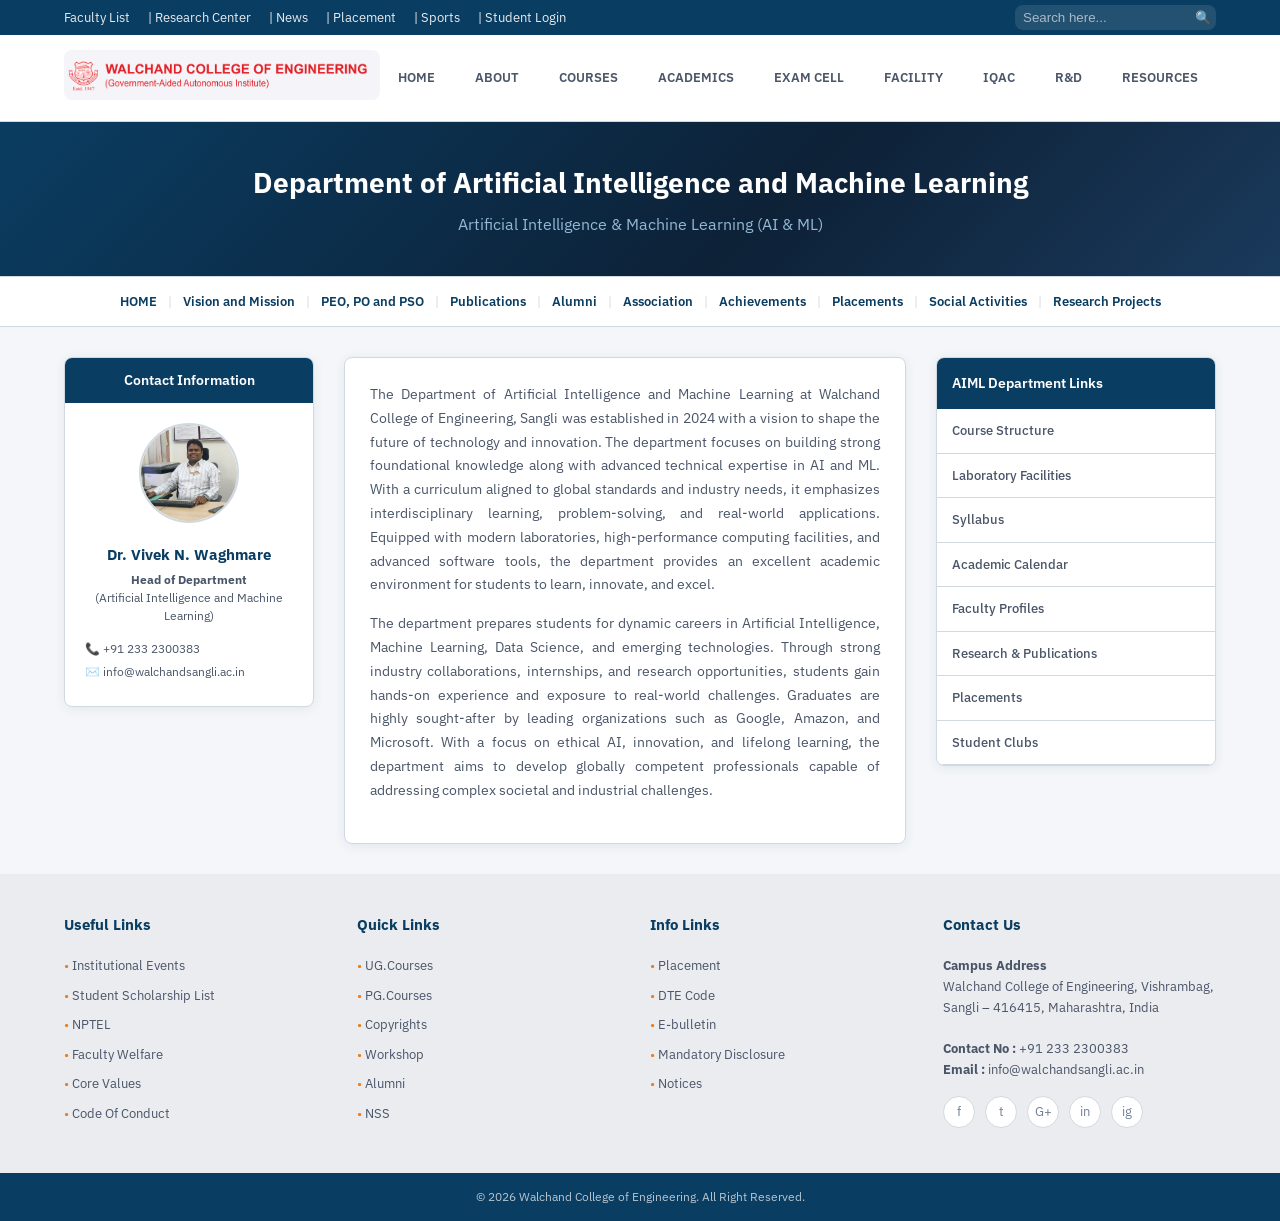
<file: aiml.html>
<!DOCTYPE html>
<html lang="en" data-theme="light" data-lang="en">

<head>
    <meta charset="UTF-8">
    <meta name="viewport" content="width=device-width, initial-scale=1.0">
    <title>WCE - Department of Artificial Intelligence and Machine Learning</title>

    <!-- Google Fonts -->
    <link rel="preconnect" href="https://fonts.googleapis.com">
    <link rel="preconnect" href="https://fonts.gstatic.com" crossorigin>
    <link
        href="https://fonts.googleapis.com/css2?family=IBM+Plex+Sans:wght@300;400;500;600;700&family=IBM+Plex+Mono:wght@400;500&family=Tiro+Devanagari+Hindi&display=swap"
        rel="stylesheet">

    <!-- Font Awesome Icons -->
    <link rel="stylesheet" href="https://cdnjs.cloudflare.com/ajax/libs/font-awesome/6.5.0/css/all.min.css">

    <!-- Site Stylesheet -->
    <link rel="stylesheet" href="style.css">

    <style>
        /* Specific Styles for AIML page layout reusing variables from style.css */

        a {
            text-decoration: none;
            color: inherit;
        }

        ul {
            list-style: none;
        }

        /* --- Top Bar --- */
        .top-bar {
            background-color: var(--primary);
            color: rgba(255, 255, 255, 0.9);
            display: flex;
            justify-content: space-between;
            align-items: center;
            padding: 5px 5%;
            font-size: 13px;
        }

        .top-bar-links a {
            color: rgba(255, 255, 255, 0.9);
            margin-right: 15px;
            transition: color 0.2s;
        }

        .top-bar-links a:hover {
            color: var(--accent);
        }

        .search-box {
            display: flex;
            align-items: center;
            background: rgba(255, 255, 255, 0.1);
            padding: 2px 5px;
            border-radius: var(--radius);
        }

        .search-box input {
            border: none;
            outline: none;
            padding: 3px;
            background: transparent;
            color: #fff;
        }

        .search-box input::placeholder {
            color: rgba(255, 255, 255, 0.6);
        }

        /* --- Main Header Navigation --- */
        .main-header {
            display: flex;
            justify-content: space-between;
            align-items: center;
            padding: 15px 5%;
            background-color: var(--bg2);
            border-bottom: 1px solid var(--border);
        }

        .logo-placeholder {
            font-weight: bold;
            color: var(--primary);
            border: 1px solid var(--border);
            padding: 10px;
            text-align: center;
            border-radius: var(--radius);
        }

        .nav-links {
            display: flex;
            gap: 20px;
        }

        .nav-links a {
            font-weight: 600;
            font-size: 13px;
            color: var(--text2);
            text-transform: uppercase;
            transition: color 0.2s;
        }

        .nav-links a:hover {
            color: var(--accent);
        }

        /* --- Page Title Section --- */
        .page-title-section {
            background: linear-gradient(135deg, var(--primary) 0%, #0d2137 60%, #1a3a5c 100%);
            padding: 40px 5%;
            text-align: center;
            border-bottom: 1px solid var(--border);
        }

        .page-title-section h1 {
            font-size: 28px;
            font-weight: 700;
            color: #fff;
        }

        .page-title-section .subtitle {
            font-size: 16px;
            color: #93b8d4;
            margin-top: 8px;
            display: block;
        }

        /* --- Sub Navigation --- */
        .sub-nav {
            padding: 15px 5%;
            text-align: center;
            background: var(--bg2);
            border-bottom: 1px solid var(--border);
        }

        .sub-nav a {
            color: var(--primary);
            font-weight: 600;
            font-size: 13px;
            margin: 0 8px;
            transition: color 0.2s;
        }

        .sub-nav a:hover {
            color: var(--accent);
        }

        .sub-nav span {
            color: var(--border);
        }

        /* --- Main Content Area --- */
        .container {
            display: grid;
            grid-template-columns: 250px 1fr 280px;
            gap: 30px;
            padding: 30px 5%;
            max-width: 1400px;
            margin: 0 auto;
        }

        /* Left Sidebar - Contact Card */
        .contact-card {
            border: 1px solid var(--border);
            text-align: center;
            box-shadow: var(--card-shadow);
            border-radius: var(--radius);
            background: var(--bg2);
            overflow: hidden;
        }

        .contact-card-header {
            background-color: var(--primary);
            color: white;
            padding: 12px;
            font-weight: 600;
            font-size: 14px;
        }

        .contact-card-body {
            padding: 20px;
        }

        .profile-img-placeholder {
            width: 100px;
            height: 100px;
            background-color: var(--bg3);
            border-radius: 50%;
            margin: 0 auto 15px auto;
            border: 2px solid var(--border);
        }

        .contact-card h3 {
            color: var(--primary);
            font-size: 15px;
            margin-bottom: 5px;
            font-weight: 700;
        }

        .contact-card p {
            font-size: 12px;
            color: var(--text2);
            margin-bottom: 10px;
        }

        .contact-details {
            font-size: 12px;
            margin-top: 15px;
            text-align: left;
            color: var(--text2);
        }

        .contact-details p {
            margin-bottom: 5px;
        }

        /* Center Content */
        .main-content {
            background: var(--bg2);
            padding: 25px;
            border-radius: var(--radius);
            box-shadow: var(--card-shadow);
            border: 1px solid var(--border);
        }

        .main-content p {
            margin-bottom: 15px;
            font-size: 14px;
            color: var(--text2);
            text-align: justify;
            line-height: 1.7;
        }

        /* Right Sidebar - Menu list */
        .sidebar-menu {
            border: 1px solid var(--border);
            border-radius: var(--radius);
            overflow: hidden;
            box-shadow: var(--card-shadow);
            background: var(--bg2);
        }

        .sidebar-menu-header {
            background-color: var(--primary);
            color: white;
            padding: 15px;
            font-size: 14px;
            font-weight: 600;
        }

        .sidebar-menu ul li {
            border-bottom: 1px solid var(--border);
        }

        .sidebar-menu ul li a {
            display: block;
            padding: 12px 15px;
            font-size: 13px;
            color: var(--text2);
            transition: all 0.2s;
            font-weight: 500;
        }

        .sidebar-menu ul li a:hover {
            background-color: var(--bg3);
            color: var(--accent);
            padding-left: 20px;
        }

        /* --- Footer --- */
        .footer-top {
            background-color: var(--bg3);
            padding: 40px 5%;
            display: grid;
            grid-template-columns: repeat(4, 1fr);
            gap: 20px;
        }

        .footer-col h4 {
            font-size: 15px;
            margin-bottom: 20px;
            color: var(--primary);
            font-weight: 700;
        }

        .footer-col ul li {
            margin-bottom: 10px;
            font-size: 13px;
        }

        .footer-col ul li a {
            color: var(--text2);
            transition: color 0.2s;
        }

        .footer-col ul li a:hover {
            color: var(--accent);
        }

        .footer-col ul li::before {
            content: "• ";
            color: var(--accent);
        }

        .contact-us-text {
            font-size: 13px;
            color: var(--text2);
            margin-bottom: 15px;
            line-height: 1.6;
        }

        .social-icons {
            display: flex;
            gap: 10px;
            margin-top: 15px;
        }

        .social-icons span {
            display: inline-flex;
            width: 32px;
            height: 32px;
            border: 1px solid var(--border);
            border-radius: 50%;
            text-align: center;
            justify-content: center;
            align-items: center;
            background: var(--bg2);
            color: var(--text3);
            cursor: pointer;
            transition: all 0.2s;
        }

        .social-icons span:hover {
            background: var(--primary);
            color: white;
            border-color: var(--primary);
        }

        .footer-bottom {
            background-color: var(--primary);
            color: rgba(255, 255, 255, 0.7);
            text-align: center;
            padding: 15px;
            font-size: 12px;
        }

        /* Responsive Design */
        @media (max-width: 992px) {
            .container {
                grid-template-columns: 1fr;
            }

            .footer-top {
                grid-template-columns: repeat(2, 1fr);
            }

            .nav-links {
                display: none;
            }
        }

        @media (max-width: 600px) {
            .footer-top {
                grid-template-columns: 1fr;
            }

            .top-bar {
                flex-direction: column;
                gap: 10px;
            }
        }
    </style>
</head>

<body>

    <div class="top-bar">
        <div class="top-bar-links">
            <a href="#">Faculty List</a> |
            <a href="#">Research Center</a> |
            <a href="#">News</a> |
            <a href="#">Placement</a> |
            <a href="#">Sports</a> |
            <a href="#">Student Login</a>
        </div>
        <div class="search-box">
            <input type="text" placeholder="Search here...">
            <span style="color:#555; cursor:pointer;">🔍</span>
        </div>
    </div>

    <header class="main-header">
        <div class="logo-left">
            <img src="Images/wcebiglogo.png" alt="WCE Logo" class="logo-placeholder"
                style="padding: 0; border: none; height: 50px; object-fit: contain;">
        </div>
        <nav class="nav-links">
            <a href="#">HOME</a>
            <a href="#">ABOUT</a>
            <a href="#">COURSES</a>
            <a href="#">ACADEMICS</a>
            <a href="#">EXAM CELL</a>
            <a href="#">FACILITY</a>
            <a href="#">IQAC</a>
            <a href="#">R&D</a>
            <a href="#">RESOURCES</a>
        </nav>

    </header>

    <section class="page-title-section">
        <h1><strong>Department of Artificial Intelligence and Machine Learning</strong></h1>
        <span class="subtitle">Artificial Intelligence & Machine Learning (AI & ML)</span>
    </section>

    <nav class="sub-nav">
        <a href="#">HOME</a> <span>|</span>
        <a href="#">Vision and Mission</a> <span>|</span>
        <a href="#">PEO, PO and PSO</a> <span>|</span>
        <a href="#">Publications</a> <span>|</span>
        <a href="#">Alumni</a> <span>|</span>
        <a href="#">Association</a> <span>|</span>
        <a href="#">Achievements</a> <span>|</span>
        <a href="#">Placements</a> <span>|</span>
        <a href="#">Social Activities</a> <span>|</span>
        <a href="#">Research Projects</a>
    </nav>

    <main class="container">
        <aside class="left-sidebar">
            <div class="contact-card">
                <div class="contact-card-header">Contact Information</div>
                <div class="contact-card-body">
                    <img src="Images/waghmaresir.png" alt="Dr. Vivek Nivrutirao Waghmare"
                        class="profile-img-placeholder" style="object-fit: cover;">
                    <h3>Dr. Vivek N. Waghmare</h3>
                    <p><strong>Head of Department</strong><br>(Artificial Intelligence and Machine Learning)</p>
                    <div class="contact-details">
                        <p>📞 +91 233 2300383</p>
                        <p>✉️ info@walchandsangli.ac.in</p>
                    </div>
                </div>
            </div>
        </aside>

        <article class="main-content">
            <p>The Department of Artificial Intelligence and Machine Learning at Walchand College of Engineering, Sangli
                was established in 2024 with a vision to shape the future of technology and innovation. The department
                focuses on building strong foundational knowledge along with advanced technical expertise in AI and ML.
                With a curriculum aligned to global standards and industry needs, it emphasizes interdisciplinary
                learning, problem-solving, and real-world applications. Equipped with modern laboratories,
                high-performance computing facilities, and advanced software tools, the department provides an excellent
                academic environment for students to learn, innovate, and excel.</p>
            <p>The department prepares students for dynamic careers in Artificial Intelligence, Machine Learning, Data
                Science, and emerging technologies. Through strong industry collaborations, internships, and research
                opportunities, students gain hands-on experience and exposure to real-world challenges. Graduates are
                highly sought-after by leading organizations such as Google, Amazon, and Microsoft. With a focus on
                ethical AI, innovation, and lifelong learning, the department aims to develop globally competent
                professionals capable of addressing complex societal and industrial challenges.</p>
        </article>

        <aside class="right-sidebar">
            <div class="sidebar-menu">
                <div class="sidebar-menu-header">
                    AIML Department Links
                </div>
                <ul>
                    <li><a href="#">Course Structure</a></li>
                    <li><a href="#">Laboratory Facilities</a></li>
                    <li><a href="#">Syllabus</a></li>
                    <li><a href="#">Academic Calendar</a></li>
                    <li><a href="#">Faculty Profiles</a></li>
                    <li><a href="#">Research & Publications</a></li>
                    <li><a href="#">Placements</a></li>
                    <li><a href="#">Student Clubs</a></li>
                </ul>
            </div>
        </aside>
    </main>

    <footer>
        <div class="footer-top">
            <div class="footer-col">
                <h4>Useful Links</h4>
                <ul>
                    <li><a href="#">Institutional Events</a></li>
                    <li><a href="#">Student Scholarship List</a></li>
                    <li><a href="#">NPTEL</a></li>
                    <li><a href="#">Faculty Welfare</a></li>
                    <li><a href="#">Core Values</a></li>
                    <li><a href="#">Code Of Conduct</a></li>
                </ul>
            </div>
            <div class="footer-col">
                <h4>Quick Links</h4>
                <ul>
                    <li><a href="#">UG.Courses</a></li>
                    <li><a href="#">PG.Courses</a></li>
                    <li><a href="#">Copyrights</a></li>
                    <li><a href="#">Workshop</a></li>
                    <li><a href="#">Alumni</a></li>
                    <li><a href="#">NSS</a></li>
                </ul>
            </div>
            <div class="footer-col">
                <h4>Info Links</h4>
                <ul>
                    <li><a href="#">Placement</a></li>
                    <li><a href="#">DTE Code</a></li>
                    <li><a href="#">E-bulletin</a></li>
                    <li><a href="#">Mandatory Disclosure</a></li>
                    <li><a href="#">Notices</a></li>
                </ul>
            </div>
            <div class="footer-col">
                <h4>Contact Us</h4>
                <div class="contact-us-text">
                    <strong>Campus Address</strong><br>
                    Walchand College of Engineering, Vishrambag, Sangli – 416415, Maharashtra, India<br><br>
                    <strong>Contact No :</strong> +91 233 2300383<br>
                    <strong>Email :</strong> info@walchandsangli.ac.in
                </div>
                <div class="social-icons">
                    <span>f</span>
                    <span>t</span>
                    <span>G+</span>
                    <span>in</span>
                    <span>ig</span>
                </div>
            </div>
        </div>
        <div class="footer-bottom">
            © 2026 Walchand College of Engineering. All Right Reserved.
        </div>
    </footer>

</body>

</html>
</file>
<file: style.css>
/* ══════════════════════════════════════════════════
   Walchand College of Engineering — style.css
   ══════════════════════════════════════════════════ */

/* ── CSS VARIABLES ───────────────────────────────── */
:root {
  --primary: #0a3d62;
  --primary-light: #1a5276;
  --accent: #e67e22;
  --accent2: #c0392b;
  --bg: #f4f6f9;
  --bg2: #ffffff;
  --bg3: #eaecef;
  --text: #1a1a2e;
  --text2: #4a5568;
  --text3: #718096;
  --border: #d1d9e0;
  --card-shadow: 0 2px 12px rgba(10, 61, 98, 0.08);
  --card-shadow-hover: 0 8px 28px rgba(10, 61, 98, 0.16);
  --sidebar-w: 52px;
  --right-w: 48px;
  --navbar-h: 52px;
  --ticker-h: 32px;
  --radius: 8px;
  --success: #27ae60;
  --mono: 'IBM Plex Mono', monospace;
}

[data-theme="dark"] {
  --bg: #0d1117;
  --bg2: #161b22;
  --bg3: #21262d;
  --text: #e6edf3;
  --text2: #8b949e;
  --text3: #6e7681;
  --border: #30363d;
  --card-shadow: 0 2px 12px rgba(0, 0, 0, 0.4);
  --card-shadow-hover: 0 8px 28px rgba(0, 0, 0, 0.6);
  --primary: #1f6feb;
  --primary-light: #388bfd;
}

/* ── RESET & BASE ─────────────────────────────────── */
*,
*::before,
*::after {
  box-sizing: border-box;
  margin: 0;
  padding: 0;
}

html {
  scroll-behavior: smooth;
}

body {
  font-family: 'IBM Plex Sans', sans-serif;
  background: var(--bg);
  color: var(--text);
  font-size: 13px;
  line-height: 1.5;
  transition: background 0.3s, color 0.3s;
}

/* ── TICKER ─────────────────────────────────────── */
#ticker {
  position: sticky;
  top: 0;
  z-index: 200;
  height: var(--ticker-h);
  background: var(--primary);
  display: flex;
  align-items: center;
  overflow: hidden;
}

.ticker-label {
  flex-shrink: 0;
  background: var(--accent);
  color: #fff;
  font-size: 10px;
  font-weight: 700;
  letter-spacing: 1px;
  padding: 0 12px;
  height: 100%;
  display: flex;
  align-items: center;
  text-transform: uppercase;
  white-space: nowrap;
}

.ticker-track {
  flex: 1;
  overflow: hidden;
  position: relative;
  height: 100%;
}

.ticker-inner {
  display: flex;
  align-items: center;
  height: 100%;
  animation: ticker 30s linear infinite;
  white-space: nowrap;
}

.ticker-inner span {
  color: #e0e8f0;
  font-size: 12px;
  padding: 0 32px;
}

.ticker-inner span::after {
  content: '•';
  margin-left: 32px;
  color: var(--accent);
}

@keyframes ticker {
  0% {
    transform: translateX(0);
  }

  100% {
    transform: translateX(-50%);
  }
}

/* ── NAVBAR ──────────────────────────────────────── */
#navbar {
  position: sticky;
  top: var(--ticker-h);
  z-index: 199;
  height: var(--navbar-h);
  background: var(--bg2);
  border-bottom: 1px solid var(--border);
  display: flex;
  align-items: center;
  padding: 0 12px 0 8px;
  gap: 8px;
  box-shadow: 0 1px 8px rgba(0, 0, 0, 0.06);
}

.nav-brand {
  display: flex;
  align-items: center;
  gap: 10px;
  text-decoration: none;
  flex-shrink: 0;
}

.nav-logo {
  width: 48px;
  height: 48px;
  border-radius: 50%;
  background: #fff;
  display: flex;
  align-items: center;
  justify-content: center;
  font-weight: 700;
  color: var(--primary);
  font-size: 18px;
  flex-shrink: 0;
  overflow: hidden;
  box-shadow: 0 2px 8px rgba(0, 0, 0, 0.15);
}

.nav-logo img {
  width: 100%;
  height: 100%;
  object-fit: contain;
  border-radius: 50%;
}

.nav-title {
  display: flex;
  flex-direction: column;
}

.nav-title .name {
  font-size: 13px;
  font-weight: 700;
  color: var(--primary);
  line-height: 1.2;
}

.nav-title .sub {
  font-size: 10px;
  color: var(--text3);
}

.nav-links {
  display: flex;
  align-items: center;
  gap: 2px;
  flex: 1;
  justify-content: center;
}

.nav-links a {
  padding: 5px 10px;
  border-radius: 5px;
  text-decoration: none;
  color: var(--text2);
  font-size: 12px;
  font-weight: 500;
  transition: all 0.2s;
  white-space: nowrap;
}

.nav-links a:hover,
.nav-links a.active {
  background: var(--primary);
  color: #fff;
}

.nav-right {
  display: flex;
  align-items: center;
  gap: 8px;
  flex-shrink: 0;
}

/* Navigation Dropdown */
.nav-dropdown {
  position: relative;
  display: inline-block;
}

.nav-dropdown .dropdown-trigger {
  display: flex !important;
  align-items: center;
  gap: 5px;
  cursor: pointer;
}

.nav-dropdown .dropdown-trigger i {
  font-size: 10px;
  transition: transform 0.3s ease;
}

.nav-dropdown:hover .dropdown-trigger i {
  transform: rotate(180deg);
}

.mega-menu {
  position: absolute;
  top: 100%;
  left: 50%;
  transform: translateX(-50%) translateY(15px);
  background: var(--bg2);
  min-width: 480px;
  border-radius: var(--radius);
  box-shadow: var(--card-shadow-hover);
  border: 1px solid var(--border);
  display: flex;
  padding: 20px;
  gap: 24px;
  opacity: 0;
  visibility: hidden;
  transition: all 0.3s cubic-bezier(0.4, 0, 0.2, 1);
  z-index: 1001;
  pointer-events: none;
}

.nav-dropdown:hover .mega-menu {
  opacity: 1;
  visibility: visible;
  transform: translateX(-50%) translateY(5px);
  pointer-events: auto;
}

.mega-menu.small-mega-menu {
  min-width: 220px;
  padding: 15px;
}

.mega-column {
  flex: 1;
}

.mega-column h4 {
  font-size: 13px;
  color: var(--primary);
  margin-bottom: 12px;
  padding-bottom: 8px;
  border-bottom: 2px solid var(--border);
  font-weight: 700;
  text-transform: uppercase;
  letter-spacing: 0.5px;
}

.mega-column ul {
  list-style: none;
  padding: 0;
  margin: 0;
  display: flex;
  flex-direction: column;
  gap: 4px;
}

.mega-column ul li a {
  display: block;
  padding: 8px 12px;
  border-radius: var(--radius);
  color: var(--text2);
  transition: all 0.2s;
  font-size: 13px;
  font-weight: 500;
  text-decoration: none;
}

.mega-column ul li a:hover {
  background: rgba(10, 61, 98, 0.05);
  color: var(--primary);
  transform: translateX(4px);
}

[data-theme="dark"] .mega-column ul li a:hover {
  background: rgba(31, 111, 235, 0.1);
  color: var(--primary-light);
}

.large-mega-menu {
  min-width: 850px;
  padding: 15px;
  gap: 15px;
  left: 0;
  transform: translateY(15px);
}

.nav-dropdown:hover .mega-menu.large-mega-menu {
  transform: translateY(5px);
}

.boxed-column {
  border: 1px dashed #b0c4de;
  border-radius: 4px;
  padding: 15px 12px;
}

[data-theme="dark"] .boxed-column {
  border-color: #30363d;
}

.boxed-column h4.has-icon {
  border-bottom: none;
  margin-bottom: 6px;
  padding-bottom: 0;
  text-transform: none;
  letter-spacing: 0;
  display: flex;
  align-items: flex-start;
  gap: 8px;
  font-size: 13px;
}

.boxed-column h4.has-icon i {
  color: #4a3b8c;
  font-size: 15px;
  margin-top: 1px;
}

.boxed-column h4.has-icon a,
.boxed-column h4.has-icon span {
  text-decoration: underline;
  text-decoration-thickness: 1px;
  text-underline-offset: 3px;
  color: var(--text);
  font-weight: 700;
}

.mega-column ul.icon-list {
  padding-left: 23px;
}

.mega-column ul.icon-list li a {
  padding: 4px 6px;
  display: flex;
  align-items: flex-start;
  gap: 8px;
  font-size: 12px;
  color: var(--text2);
  transition: all 0.2s;
}

.mega-column ul.icon-list li a i {
  color: #a0aec0;
  font-size: 12px;
  margin-top: 2px;
}

.mega-column ul.icon-list li a:hover {
  background: transparent;
  transform: none;
  color: #4a3b8c;
  text-decoration: underline;
}

[data-theme="dark"] .mega-column ul.icon-list li a:hover {
  color: var(--primary-light);
}

.mt-15 {
  margin-top: 20px !important;
}

/* Search */
.search-wrap {
  position: relative;
}

#search-input {
  width: 160px;
  height: 30px;
  border-radius: 15px;
  border: 1px solid var(--border);
  padding: 0 30px 0 10px;
  font-size: 12px;
  background: var(--bg3);
  color: var(--text);
  transition: width 0.3s, border-color 0.2s;
  outline: none;
}

#search-input:focus {
  border-color: var(--primary);
  width: 200px;
}

.search-icon {
  position: absolute;
  right: 8px;
  top: 50%;
  transform: translateY(-50%);
  color: var(--text3);
  font-size: 11px;
}

#search-results {
  position: absolute;
  top: 36px;
  right: 0;
  background: var(--bg2);
  border: 1px solid var(--border);
  border-radius: 8px;
  width: 240px;
  box-shadow: var(--card-shadow-hover);
  z-index: 300;
  display: none;
  max-height: 220px;
  overflow-y: auto;
}

#search-results a {
  display: block;
  padding: 8px 12px;
  color: var(--text2);
  text-decoration: none;
  font-size: 12px;
  border-bottom: 1px solid var(--border);
  transition: background 0.15s;
}

#search-results a:hover {
  background: var(--bg3);
  color: var(--primary);
}

/* Language Toggle */
.lang-toggle {
  display: flex;
  border: 1px solid var(--border);
  border-radius: 5px;
  overflow: hidden;
}

.lang-btn {
  padding: 4px 8px;
  border: none;
  background: var(--bg3);
  cursor: pointer;
  font-size: 10px;
  font-weight: 600;
  color: var(--text2);
  transition: all 0.2s;
}

.lang-btn.active {
  background: var(--primary);
  color: #fff;
}

/* Dark Mode Button */
#dark-toggle {
  width: 28px;
  height: 28px;
  border-radius: 50%;
  border: 1px solid var(--border);
  background: var(--bg3);
  cursor: pointer;
  display: flex;
  align-items: center;
  justify-content: center;
  font-size: 12px;
  color: var(--text2);
  transition: all 0.2s;
}

#dark-toggle:hover {
  background: var(--primary);
  color: #fff;
}

/* Hamburger */
#hamburger {
  display: none;
  width: 28px;
  height: 28px;
  border: none;
  background: none;
  cursor: pointer;
  flex-direction: column;
  justify-content: center;
  gap: 4px;
}

#hamburger span {
  display: block;
  width: 18px;
  height: 2px;
  background: var(--text);
  border-radius: 2px;
  transition: all 0.3s;
}

/* ── LEFT SIDEBAR ────────────────────────────────── */
#left-sidebar {
  position: fixed;
  left: 0;
  top: calc(var(--ticker-h) + var(--navbar-h));
  bottom: 0;
  width: var(--sidebar-w);
  background: var(--bg2);
  border-right: 1px solid var(--border);
  display: flex;
  flex-direction: column;
  align-items: center;
  padding: 12px 0;
  gap: 6px;
  z-index: 100;
}

.sb-icon {
  width: 38px;
  height: 38px;
  display: flex;
  align-items: center;
  justify-content: center;
  border-radius: 8px;
  cursor: pointer;
  color: var(--text3);
  font-size: 15px;
  transition: all 0.2s;
  text-decoration: none;
  position: relative;
}

.sb-icon:hover {
  background: var(--primary);
  color: #fff;
}

.sb-icon .tooltip {
  position: absolute;
  left: 48px;
  background: var(--primary);
  color: #fff;
  padding: 4px 8px;
  border-radius: 5px;
  font-size: 11px;
  white-space: nowrap;
  pointer-events: none;
  opacity: 0;
  transition: opacity 0.2s;
  z-index: 200;
}

.sb-icon:hover .tooltip {
  opacity: 1;
}

.sb-divider {
  width: 28px;
  height: 1px;
  background: var(--border);
  margin: 4px 0;
}

/* ── RIGHT SIDEBAR ───────────────────────────────── */
#right-sidebar {
  position: fixed;
  right: 0;
  top: calc(var(--ticker-h) + var(--navbar-h));
  bottom: 0;
  width: var(--right-w);
  background: var(--bg2);
  border-left: 1px solid var(--border);
  display: flex;
  flex-direction: column;
  align-items: center;
  padding: 12px 0;
  gap: 6px;
  z-index: 100;
}

.rsb-btn {
  width: 36px;
  display: flex;
  flex-direction: column;
  align-items: center;
  gap: 3px;
  padding: 7px 4px;
  border-radius: 8px;
  cursor: pointer;
  text-decoration: none;
  color: var(--text3);
  font-size: 9px;
  font-weight: 600;
  text-align: center;
  transition: all 0.2s;
  line-height: 1.2;
}

.rsb-btn i {
  font-size: 14px;
}

.rsb-btn:hover {
  background: var(--accent);
  color: #fff;
}

.rsb-btn.primary-btn {
  background: var(--primary);
  color: #fff;
}

.rsb-btn.primary-btn:hover {
  background: var(--primary-light);
}

/* ── MAIN CONTENT ────────────────────────────────── */
#main-content {
  margin-left: var(--sidebar-w);
  margin-right: var(--right-w);
  min-height: 100vh;
}

/* Smooth anchor landing for fixed header navbar */
#hero,
#section2,
#section3 {
  scroll-margin-top: calc(var(--navbar-h) + var(--ticker-h) + 8px);
}

/* ── SECTION 1: HERO ─────────────────────────────── */
#hero {
  background: linear-gradient(135deg, var(--primary) 0%, #0d2137 60%, #1a3a5c 100%);
  position: relative;
  overflow: hidden;
  padding: 28px 20px 20px;
}

#hero::before {
  content: '';
  position: absolute;
  inset: 0;
  background: url('https://www.walchandsangli.ac.in/images/slider/slider1.jpg') center/cover no-repeat;
  opacity: 0.12;
}

.hero-grid {
  display: grid;
  grid-template-columns: 1fr 1fr;
  gap: 16px;
  position: relative;
  z-index: 1;
}

.hero-left {
  display: flex;
  flex-direction: column;
  gap: 14px;
}

.hero-brand {
  display: flex;
  align-items: center;
  gap: 14px;
}

.hero-logo {
  width: 68px;
  height: 68px;
  border-radius: 50%;
  background: #fff;
  padding: 4px;
  flex-shrink: 0;
  box-shadow: 0 4px 16px rgba(0, 0, 0, 0.3);
}

.hero-logo img {
  width: 100%;
  height: 100%;
  object-fit: contain;
  border-radius: 50%;
}

.hero-text h1 {
  font-size: 18px;
  font-weight: 700;
  color: #fff;
  line-height: 1.2;
}

.hero-text .tagline {
  font-size: 11px;
  color: #93b8d4;
  margin-top: 3px;
  letter-spacing: 0.5px;
}

.hero-text .est {
  font-size: 10px;
  color: #6a95b5;
  font-family: var(--mono);
}

.hero-stats {
  display: grid;
  grid-template-columns: repeat(4, 1fr);
  gap: 8px;
}

.stat-card {
  background: rgba(255, 255, 255, 0.08);
  border: 1px solid rgba(255, 255, 255, 0.12);
  border-radius: var(--radius);
  padding: 10px 8px;
  text-align: center;
  backdrop-filter: blur(4px);
}

.stat-card .val {
  font-size: 18px;
  font-weight: 700;
  color: var(--accent);
  font-family: var(--mono);
}

.stat-card .lbl {
  font-size: 9px;
  color: #93b8d4;
  text-transform: uppercase;
  letter-spacing: 0.5px;
}

.hero-right {
  display: flex;
  flex-direction: column;
  gap: 10px;
}

.quick-links-title {
  font-size: 10px;
  color: #93b8d4;
  text-transform: uppercase;
  letter-spacing: 1px;
  font-weight: 600;
}

.quick-links-grid {
  display: grid;
  grid-template-columns: repeat(3, 1fr);
  gap: 8px;
}

.ql-card {
  background: rgba(255, 255, 255, 0.06);
  border: 1px solid rgba(255, 255, 255, 0.1);
  border-radius: var(--radius);
  padding: 12px 8px;
  text-align: center;
  cursor: pointer;
  transition: all 0.25s;
  text-decoration: none;
  display: flex;
  flex-direction: column;
  align-items: center;
  gap: 6px;
}

.ql-card:hover {
  background: rgba(255, 255, 255, 0.15);
  border-color: var(--accent);
  transform: translateY(-2px);
}

.ql-card i {
  font-size: 18px;
  color: var(--accent);
}

.ql-card span {
  font-size: 11px;
  color: #fff;
  font-weight: 500;
}

/* ── SECTION 2: ACADEMICS + NOTICES + NEWS ───────── */
#section2 {
  padding: 16px 16px;
  display: grid;
  grid-template-columns: 1fr 1fr 1fr;
  gap: 14px;
}

.panel {
  background: var(--bg2);
  border: 1px solid var(--border);
  border-radius: var(--radius);
  overflow: hidden;
  box-shadow: var(--card-shadow);
}

.panel-header {
  padding: 10px 14px;
  border-bottom: 1px solid var(--border);
  display: flex;
  align-items: center;
  justify-content: space-between;
  background: var(--bg3);
}

.panel-header h3 {
  font-size: 12px;
  font-weight: 700;
  color: var(--primary);
  display: flex;
  align-items: center;
  gap: 7px;
}

.panel-header h3 i {
  color: var(--accent);
}

.panel-body {
  padding: 12px;
}

.view-all {
  font-size: 10px;
  color: var(--primary);
  cursor: pointer;
  text-decoration: none;
  font-weight: 600;
  transition: color 0.2s;
}

.view-all:hover {
  color: var(--accent);
}

/* Academics Panel */
.dept-filter {
  margin-bottom: 10px;
}

.dept-filter select {
  width: 100%;
  padding: 6px 8px;
  border: 1px solid var(--border);
  border-radius: 5px;
  background: var(--bg3);
  color: var(--text);
  font-size: 11px;
  outline: none;
  cursor: pointer;
}

.prog-tabs {
  display: flex;
  gap: 4px;
  margin-bottom: 10px;
}

.prog-tab {
  padding: 4px 10px;
  border-radius: 4px;
  font-size: 10px;
  font-weight: 600;
  cursor: pointer;
  border: 1px solid var(--border);
  background: var(--bg3);
  color: var(--text2);
  transition: all 0.2s;
}

.prog-tab.active {
  background: var(--primary);
  color: #fff;
  border-color: var(--primary);
}

.prog-content {
  display: none;
}

.prog-content.active {
  display: block;
}

.prog-list {
  list-style: none;
}

.prog-list li {
  padding: 5px 0;
  border-bottom: 1px solid var(--border);
  font-size: 11px;
  color: var(--text2);
  display: flex;
  align-items: center;
  gap: 6px;
}

.prog-list li:last-child {
  border-bottom: none;
}

.prog-list li::before {
  content: '▸';
  color: var(--accent);
  font-size: 9px;
}

.acad-links {
  display: flex;
  gap: 6px;
  flex-wrap: wrap;
  margin-top: 8px;
}

.acad-link {
  padding: 4px 10px;
  border: 1px solid var(--border);
  border-radius: 20px;
  font-size: 10px;
  color: var(--primary);
  text-decoration: none;
  transition: all 0.2s;
  background: var(--bg3);
}

.acad-link:hover {
  background: var(--primary);
  color: #fff;
  border-color: var(--primary);
}

/* Notices Panel */
.notice-list {
  list-style: none;
  max-height: 240px;
  overflow-y: auto;
}

.notice-list::-webkit-scrollbar {
  display: none;
}

.notice-list {
  scrollbar-width: none;
}

.notice-item {
  padding: 7px 0;
  border-bottom: 1px solid var(--border);
  cursor: pointer;
  transition: all 0.2s;
}

.notice-item:hover {
  padding-left: 5px;
}

.notice-item:last-child {
  border-bottom: none;
}

.notice-tag {
  display: inline-block;
  font-size: 8px;
  font-weight: 700;
  padding: 1px 5px;
  border-radius: 3px;
  margin-bottom: 3px;
  text-transform: uppercase;
  letter-spacing: 0.5px;
}

.tag-new {
  background: #dcfce7;
  color: #16a34a;
}

.tag-exam {
  background: #fef3c7;
  color: #d97706;
}

.tag-event {
  background: #dbeafe;
  color: #2563eb;
}

.tag-admit {
  background: #fce7f3;
  color: #db2777;
}

.notice-text {
  font-size: 11px;
  color: var(--text2);
  line-height: 1.4;
}

.notice-date {
  font-size: 9px;
  color: var(--text3);
  font-family: var(--mono);
}

/* News Cards */
.news-grid {
  display: flex;
  flex-direction: column;
  gap: 8px;
}

.news-card {
  display: flex;
  gap: 10px;
  cursor: pointer;
  padding: 6px;
  border-radius: 6px;
  transition: background 0.2s;
}

.news-card:hover {
  background: var(--bg3);
}

.news-thumb {
  width: 64px;
  height: 52px;
  border-radius: 5px;
  background: var(--bg3);
  flex-shrink: 0;
  overflow: hidden;
}

.news-thumb img {
  width: 100%;
  height: 100%;
  object-fit: cover;
}

.news-info {
  flex: 1;
}

.news-info h4 {
  font-size: 11px;
  font-weight: 600;
  color: var(--text);
  line-height: 1.3;
  margin-bottom: 3px;
}

.news-info p {
  font-size: 10px;
  color: var(--text3);
}

/* ── SECTION 3: PLACEMENTS + CAMPUS ─────────────── */
#section3 {
  padding: 0 16px 16px;
  display: grid;
  grid-template-columns: 1fr 1fr;
  gap: 14px;
}

.place-stats {
  display: grid;
  grid-template-columns: repeat(3, 1fr);
  gap: 8px;
  margin-bottom: 12px;
}

.pstat {
  background: var(--bg);
  border: 1px solid var(--border);
  border-radius: 7px;
  padding: 10px;
  text-align: center;
}

.pstat .num {
  font-size: 20px;
  font-weight: 700;
  color: var(--primary);
  font-family: var(--mono);
}

.pstat .lbl {
  font-size: 9px;
  color: var(--text3);
  text-transform: uppercase;
  letter-spacing: 0.5px;
}

.recruiters-label {
  font-size: 10px;
  color: var(--text3);
  text-transform: uppercase;
  letter-spacing: 1px;
  margin-bottom: 8px;
  font-weight: 600;
}

.recruiters-grid {
  display: grid;
  grid-template-columns: repeat(4, 1fr);
  gap: 6px;
}

.recruiter-logo {
  background: var(--bg3);
  border: 1px solid var(--border);
  border-radius: 6px;
  padding: 6px 4px;
  text-align: center;
  font-size: 9px;
  font-weight: 700;
  color: var(--text2);
  font-family: var(--mono);
  transition: all 0.2s;
}

.recruiter-logo:hover {
  background: var(--primary);
  color: #fff;
}

.campus-contact {
  display: flex;
  flex-direction: column;
  gap: 12px;
}

.campus-images {
  display: grid;
  grid-template-columns: 1fr 1fr;
  gap: 6px;
}

.campus-img {
  height: 80px;
  border-radius: 6px;
  overflow: hidden;
  background: var(--bg3);
}

.campus-img img {
  width: 100%;
  height: 100%;
  object-fit: cover;
}

.contact-grid {
  display: grid;
  grid-template-columns: 1fr 1fr;
  gap: 8px;
}

.contact-item {
  display: flex;
  align-items: flex-start;
  gap: 8px;
}

.contact-item i {
  color: var(--accent);
  margin-top: 2px;
  font-size: 12px;
  flex-shrink: 0;
}

.contact-item p {
  font-size: 11px;
  color: var(--text2);
  line-height: 1.4;
}

.social-links {
  display: flex;
  gap: 8px;
}

.social-btn {
  width: 30px;
  height: 30px;
  border-radius: 50%;
  border: 1px solid var(--border);
  display: flex;
  align-items: center;
  justify-content: center;
  color: var(--text3);
  font-size: 12px;
  text-decoration: none;
  transition: all 0.2s;
}

.social-btn:hover {
  background: var(--primary);
  color: #fff;
  border-color: var(--primary);
}

/* ── FOOTER ──────────────────────────────────────── */
#footer {
  background: var(--primary);
  color: rgba(255, 255, 255, 0.7);
  padding: 12px 20px;
  display: flex;
  align-items: center;
  justify-content: space-between;
  font-size: 10px;
  margin-left: var(--sidebar-w);
  margin-right: var(--right-w);
}

#footer a {
  color: rgba(255, 255, 255, 0.6);
  text-decoration: none;
  transition: color 0.2s;
}

#footer a:hover {
  color: var(--accent);
}

.footer-links {
  display: flex;
  gap: 14px;
}

/* ── MODALS ──────────────────────────────────────── */
.modal-overlay {
  position: fixed;
  inset: 0;
  background: rgba(0, 0, 0, 0.6);
  z-index: 500;
  display: none;
  align-items: center;
  justify-content: center;
  backdrop-filter: blur(3px);
}

.modal-overlay.open {
  display: flex;
}

.modal-box {
  background: var(--bg2);
  border-radius: 12px;
  padding: 24px;
  max-width: 600px;
  width: 90%;
  max-height: 80vh;
  overflow-y: auto;
  box-shadow: 0 20px 60px rgba(0, 0, 0, 0.3);
  animation: modalIn 0.3s ease;
  position: relative;
}

.modal-box::-webkit-scrollbar {
  display: none;
}

.modal-box {
  scrollbar-width: none;
}

@keyframes modalIn {
  from {
    transform: translateY(20px);
    opacity: 0;
  }

  to {
    transform: translateY(0);
    opacity: 1;
  }
}

.modal-close {
  position: absolute;
  top: 12px;
  right: 14px;
  background: none;
  border: none;
  font-size: 18px;
  cursor: pointer;
  color: var(--text3);
}

.modal-close:hover {
  color: var(--accent2);
}

.modal-title {
  font-size: 15px;
  font-weight: 700;
  color: var(--primary);
  margin-bottom: 14px;
  padding-right: 24px;
}

/* Modal inner content helpers */
.modal-list {
  list-style: none;
  font-size: 12px;
  color: var(--text2);
}

.modal-list li {
  padding: 6px 0;
  border-bottom: 1px solid var(--border);
}

.modal-list li:last-child {
  border-bottom: none;
}

.modal-grid-2 {
  display: grid;
  grid-template-columns: 1fr 1fr;
  gap: 10px;
}

.modal-card {
  padding: 10px;
  background: var(--bg3);
  border-radius: 7px;
}

.modal-card .card-title {
  font-weight: 600;
  color: var(--primary);
  font-size: 12px;
}

.modal-card .card-sub {
  color: var(--text3);
  font-size: 10px;
}

.modal-stat-grid {
  display: grid;
  grid-template-columns: repeat(3, 1fr);
  gap: 8px;
  font-size: 12px;
  text-align: center;
}

.modal-stat {
  padding: 10px;
  background: var(--bg3);
  border-radius: 7px;
}

.modal-stat .big {
  font-weight: 700;
  font-size: 20px;
  font-family: var(--mono);
}

.modal-stat .lbl {
  color: var(--text3);
}

.info-box {
  margin-top: 12px;
  padding: 10px;
  background: var(--bg3);
  border-radius: 8px;
  font-size: 11px;
  color: var(--text2);
}

.event-card {
  padding: 12px;
  background: var(--bg3);
  border-radius: 8px;
  border-left: 3px solid var(--accent);
  margin-bottom: 10px;
}

.event-card .ev-title {
  font-weight: 700;
  color: var(--text);
}

.event-card .ev-date {
  color: var(--text3);
  font-size: 10px;
  margin: 3px 0;
}

.event-card p {
  color: var(--text2);
  font-size: 12px;
}

/* ── CHATBOT ─────────────────────────────────────── */
#chat-toggle {
  position: fixed;
  bottom: 20px;
  right: calc(var(--right-w) + 12px);
  width: 44px;
  height: 44px;
  border-radius: 50%;
  background: var(--primary);
  border: none;
  cursor: pointer;
  box-shadow: 0 4px 16px rgba(0, 0, 0, 0.25);
  display: flex;
  align-items: center;
  justify-content: center;
  color: #fff;
  font-size: 18px;
  z-index: 400;
  transition: all 0.3s;
}

#chat-toggle:hover {
  background: var(--accent);
  transform: scale(1.08);
}

#chat-window {
  position: fixed;
  bottom: 72px;
  right: calc(var(--right-w) + 8px);
  width: 300px;
  height: 420px;
  background: var(--bg2);
  border-radius: 14px;
  box-shadow: 0 12px 40px rgba(0, 0, 0, 0.25);
  display: none;
  flex-direction: column;
  z-index: 400;
  border: 1px solid var(--border);
  overflow: hidden;
}

#chat-window.open {
  display: flex;
  animation: slideUp 0.3s ease;
}

@keyframes slideUp {
  from {
    transform: translateY(12px);
    opacity: 0;
  }

  to {
    transform: translateY(0);
    opacity: 1;
  }
}

#chat-header {
  padding: 12px 14px;
  background: var(--primary);
  color: #fff;
  display: flex;
  align-items: center;
  justify-content: space-between;
}

#chat-header span {
  font-size: 13px;
  font-weight: 600;
  display: flex;
  align-items: center;
  gap: 8px;
}

#chat-header .status {
  width: 8px;
  height: 8px;
  border-radius: 50%;
  background: #4ade80;
}

#chat-close {
  background: none;
  border: none;
  color: rgba(255, 255, 255, 0.7);
  cursor: pointer;
  font-size: 14px;
}

#chat-messages {
  flex: 1;
  overflow-y: auto;
  padding: 10px;
  display: flex;
  flex-direction: column;
  gap: 8px;
}

#chat-messages::-webkit-scrollbar {
  width: 3px;
}

#chat-messages::-webkit-scrollbar-thumb {
  background: var(--border);
}

.chat-msg {
  max-width: 85%;
  padding: 7px 10px;
  border-radius: 10px;
  font-size: 11.5px;
  line-height: 1.5;
}

.chat-msg.bot {
  background: var(--bg3);
  color: var(--text);
  align-self: flex-start;
  border-bottom-left-radius: 3px;
}

.chat-msg.user {
  background: var(--primary);
  color: #fff;
  align-self: flex-end;
  border-bottom-right-radius: 3px;
}

.chat-suggestions {
  display: flex;
  flex-wrap: wrap;
  gap: 4px;
  padding: 0 10px 8px;
}

.chat-sug {
  padding: 3px 8px;
  background: var(--bg3);
  border: 1px solid var(--border);
  border-radius: 12px;
  font-size: 10px;
  cursor: pointer;
  color: var(--primary);
  transition: all 0.2s;
}

.chat-sug:hover {
  background: var(--primary);
  color: #fff;
  border-color: var(--primary);
}

#chat-input-row {
  display: flex;
  padding: 8px;
  gap: 6px;
  border-top: 1px solid var(--border);
}

#chat-input {
  flex: 1;
  padding: 6px 10px;
  border: 1px solid var(--border);
  border-radius: 20px;
  font-size: 11px;
  background: var(--bg3);
  color: var(--text);
  outline: none;
}

#chat-send {
  width: 28px;
  height: 28px;
  border-radius: 50%;
  background: var(--primary);
  border: none;
  cursor: pointer;
  color: #fff;
  font-size: 11px;
  display: flex;
  align-items: center;
  justify-content: center;
}

/* ── RESPONSIVE ──────────────────────────────────── */
@media (max-width: 900px) {
  :root {
    --sidebar-w: 0px;
    --right-w: 0px;
  }

  #left-sidebar,
  #right-sidebar {
    display: none;
  }

  #section2 {
    grid-template-columns: 1fr;
  }

  #section3 {
    grid-template-columns: 1fr;
  }

  .hero-grid {
    grid-template-columns: 1fr;
  }

  .hero-stats {
    grid-template-columns: repeat(2, 1fr);
  }

  #hamburger {
    display: flex;
  }

  .nav-links {
    display: none;
    position: fixed;
    top: calc(var(--ticker-h) + var(--navbar-h));
    left: 0;
    right: 0;
    background: var(--bg2);
    flex-direction: column;
    padding: 10px;
    border-bottom: 1px solid var(--border);
    z-index: 198;
  }

  .nav-links.open {
    display: flex;
  }

  #chat-toggle {
    right: 16px;
  }

  #chat-window {
    right: 8px;
  }
}

@media (max-width: 600px) {
  .quick-links-grid {
    grid-template-columns: repeat(2, 1fr);
  }

  .hero-stats {
    grid-template-columns: repeat(2, 1fr);
  }

  .recruiters-grid {
    grid-template-columns: repeat(3, 1fr);
  }

  #footer {
    flex-direction: column;
    gap: 8px;
    text-align: center;
  }

  .footer-links {
    flex-wrap: wrap;
    justify-content: center;
  }
}

/* ══════════════════════════════════════════════════
   NEW: PLACEMENT FULL SECTION
   ══════════════════════════════════════════════════ */

/* Section 2 grid — 3 cols with middle wider for placement */
#section2 {
  grid-template-columns: 1fr 1.5fr 1fr !important;
}

/* Section 3 grid — 2 equal cols */
#section3 {
  grid-template-columns: 1fr 1fr !important;
}

/* Placement tagline */
.place-tagline {
  text-align: center;
  font-style: italic;
  font-size: 11px;
  color: var(--text3);
  margin-bottom: 10px;
}

/* Stats bar — 4 boxes */
.place-stats-bar {
  display: grid;
  grid-template-columns: repeat(4, 1fr);
  gap: 6px;
  margin-bottom: 12px;
}

.psb-item {
  display: flex;
  align-items: center;
  gap: 7px;
  padding: 7px 8px;
  border: 1px solid var(--border);
  border-radius: 7px;
  background: var(--bg3);
}

.psb-item i {
  font-size: 16px;
  color: var(--primary);
  flex-shrink: 0;
}

.psb-val {
  font-size: 13px;
  font-weight: 700;
  color: var(--primary);
  font-family: var(--mono);
  line-height: 1.1;
}

.psb-lbl {
  font-size: 8px;
  color: var(--text3);
  text-transform: uppercase;
  letter-spacing: 0.4px;
}

/* Carousel */
.place-carousel-wrap {
  display: flex;
  align-items: center;
  gap: 6px;
  margin-bottom: 8px;
  position: relative;
}

.place-carousel-viewport {
  flex: 1;
  overflow: hidden;
  border-radius: 10px;
}

.place-carousel-track {
  display: flex;
  gap: 10px;
  transition: transform 0.5s cubic-bezier(0.25, 0.46, 0.45, 0.94);
}

.place-student-card {
  min-width: calc(50% - 5px);
  flex-shrink: 0;
  background: linear-gradient(160deg, #1a2a4a 0%, #0d1b2e 60%, #162540 100%);
  border-radius: 10px;
  padding: 12px 10px 10px;
  text-align: center;
  color: #fff;
  position: relative;
  overflow: hidden;
}

.place-student-card::before {
  content: '';
  position: absolute;
  top: 0;
  left: 0;
  right: 0;
  height: 3px;
  background: linear-gradient(90deg, #f0c040, #e67e22);
}

.card-congrats {
  font-size: 9px;
  color: #aac8e8;
  line-height: 1.3;
}

.card-congrats span {
  font-size: 14px;
  font-weight: 800;
  color: #f0c040;
  font-style: italic;
  display: block;
}

.card-placed-at {
  font-size: 8px;
  color: #8aaec8;
  margin: 4px 0 3px;
}

.card-company {
  margin-bottom: 8px;
}

.company-name-badge {
  display: inline-block;
  padding: 3px 10px;
  border-radius: 4px;
  font-size: 11px;
  font-weight: 800;
  color: #fff;
  letter-spacing: 0.5px;
}

.card-photo {
  width: 56px;
  height: 56px;
  border-radius: 50%;
  background: linear-gradient(135deg, #1e4a7a, #2e6aaa);
  margin: 0 auto 6px;
  display: flex;
  align-items: center;
  justify-content: center;
  border: 2px solid rgba(255, 255, 255, 0.2);
  font-size: 22px;
  color: rgba(255, 255, 255, 0.6);
  overflow: hidden;
}

.card-photo img {
  width: 100%;
  height: 100%;
  object-fit: cover;
  border-radius: 50%;
}

.card-ctc {
  font-size: 9px;
  color: #aac8e8;
  margin-bottom: 3px;
}

.card-ctc strong {
  color: #f0c040;
  font-size: 12px;
  display: block;
}

.card-name {
  font-size: 12px;
  font-weight: 700;
  color: #fff;
}

.card-batch {
  font-size: 9px;
  color: #8aaec8;
}

/* Carousel nav arrows */
.place-arrow {
  width: 28px;
  height: 28px;
  border-radius: 50%;
  border: 1px solid var(--border);
  background: var(--bg2);
  color: var(--primary);
  font-size: 18px;
  cursor: pointer;
  display: flex;
  align-items: center;
  justify-content: center;
  flex-shrink: 0;
  transition: all 0.2s;
  line-height: 1;
}

.place-arrow:hover {
  background: var(--primary);
  color: #fff;
}

/* Carousel dots */
.carousel-dots {
  display: flex;
  justify-content: center;
  gap: 5px;
  margin-bottom: 10px;
}

.cdot {
  width: 7px;
  height: 7px;
  border-radius: 50%;
  background: var(--border);
  cursor: pointer;
  transition: background 0.25s;
}

.cdot.active {
  background: var(--primary);
}

/* Hiring partners scroll strip */
.hiring-partners-label {
  font-size: 10px;
  font-weight: 700;
  color: var(--text3);
  text-transform: uppercase;
  letter-spacing: 1px;
  text-align: center;
  margin-bottom: 6px;
}

.hiring-logos-wrap {
  overflow: hidden;
  border: 1px solid var(--border);
  border-radius: 7px;
  padding: 6px 0;
  background: var(--bg3);
}

.hiring-logos-track {
  display: flex;
  align-items: center;
  white-space: nowrap;
  animation: hireScroll 28s linear infinite;
}

.hl {
  display: inline-block;
  padding: 0 16px;
  font-size: 10px;
  font-weight: 700;
  color: var(--text2);
  border-right: 1px solid var(--border);
  white-space: nowrap;
  font-family: var(--mono);
}

.hl:last-child {
  border-right: none;
}

@keyframes hireScroll {
  0% {
    transform: translateX(0);
  }

  100% {
    transform: translateX(-50%);
  }
}

/* ── TICKER: links inside ticker ─────────────────── */
.ticker-inner a {
  color: #e0e8f0;
  font-size: 12px;
  padding: 0 32px;
  text-decoration: none;
  white-space: nowrap;
  transition: color 0.2s;
}

.ticker-inner a:hover {
  color: var(--accent);
}

.ticker-inner a::after {
  content: '•';
  margin-left: 32px;
  color: var(--accent);
}

/* Slower ticker */
.ticker-inner {
  animation-duration: 55s !important;
}

/* ══════════════════════════════════════════════════
   NEW: ADMISSIONS PANEL
   ══════════════════════════════════════════════════ */
.admit-intro {
  font-size: 11px;
  color: var(--text2);
  margin-bottom: 12px;
  line-height: 1.5;
  padding: 8px;
  background: var(--bg3);
  border-radius: 6px;
  border-left: 3px solid var(--primary);
}

.admit-modes {
  display: flex;
  flex-direction: column;
  gap: 7px;
  margin-bottom: 12px;
}

.admit-mode-card {
  display: flex;
  align-items: center;
  gap: 10px;
  padding: 7px 10px;
  border: 1px solid var(--border);
  border-radius: 7px;
  background: var(--bg2);
  transition: box-shadow 0.2s;
}

.admit-mode-card:hover {
  box-shadow: var(--card-shadow-hover);
}

.admit-badge {
  flex-shrink: 0;
  padding: 4px 8px;
  border-radius: 5px;
  font-size: 10px;
  font-weight: 800;
  font-family: var(--mono);
  min-width: 44px;
  text-align: center;
}

.admit-mode-title {
  font-size: 11px;
  font-weight: 600;
  color: var(--text);
}

.admit-mode-sub {
  font-size: 9px;
  color: var(--text3);
}

.admit-dates {
  background: var(--bg3);
  border-radius: 7px;
  padding: 10px 12px;
  margin-bottom: 10px;
}

.admit-dates-title {
  font-size: 11px;
  font-weight: 700;
  color: var(--primary);
  margin-bottom: 8px;
}

.admit-date-row {
  display: flex;
  justify-content: space-between;
  align-items: center;
  padding: 4px 0;
  border-bottom: 1px solid var(--border);
  font-size: 11px;
}

.admit-date-row:last-child {
  border-bottom: none;
}

.admit-date-lbl {
  color: var(--text2);
}

.admit-date-val {
  font-weight: 600;
  color: var(--primary);
  font-family: var(--mono);
  font-size: 10px;
}

.admit-apply-btn {
  display: block;
  text-align: center;
  padding: 9px;
  background: var(--primary);
  color: #fff;
  border-radius: 7px;
  text-decoration: none;
  font-size: 12px;
  font-weight: 600;
  margin-bottom: 8px;
  transition: background 0.2s;
}

.admit-apply-btn:hover {
  background: var(--primary-light);
}

.admit-contact {
  font-size: 9px;
  color: var(--text3);
  text-align: center;
  line-height: 1.6;
}

/* ── Notices sub-header inside news panel ──────── */
.notices-sub-header {
  display: flex;
  align-items: center;
  gap: 7px;
  font-size: 11px;
  font-weight: 700;
  color: var(--primary);
  margin-bottom: 8px;
  padding-bottom: 6px;
  border-bottom: 1px solid var(--border);
}

/* ── RESPONSIVE UPDATES ────────────────────────── */
@media (max-width: 1100px) {
  #section2 {
    grid-template-columns: 1fr 1fr !important;
  }

  .placement-full-panel {
    grid-column: 1 / -1;
  }

  .place-stats-bar {
    grid-template-columns: repeat(4, 1fr);
  }
}

@media (max-width: 900px) {
  #section2 {
    grid-template-columns: 1fr !important;
  }

  #section3 {
    grid-template-columns: 1fr !important;
  }

  .place-stats-bar {
    grid-template-columns: repeat(2, 1fr);
  }

  .place-student-card {
    min-width: 100%;
  }
}

/* ══════════════════════════════════════════════════
   HERO V2 — 75vh, scrolling background photos
   ══════════════════════════════════════════════════ */

/* Override old hero styles completely */
#hero {
  position: relative !important;
  min-height: 75vh !important;
  height: 75vh !important;
  padding: 0 !important;
  background: #0a1a2e !important;
  overflow: hidden !important;
  display: flex !important;
  flex-direction: column !important;
  justify-content: flex-end !important;
}

#hero::before {
  display: none !important;
}

/* Background photo strip — scrolls right to left */
.hero-bg-strip {
  position: absolute;
  inset: 0;
  overflow: hidden;
  z-index: 0;
}

.hero-bg-track {
  position: relative;
  width: 100%;
  height: 100%;
}

.hero-bg-slide {
  position: absolute;
  inset: 0;
  background-size: cover;
  background-position: center;
  background-repeat: no-repeat;
  /* Fallback gradient when image 404s */
  background-color: #96c2f7;
  opacity: 0;
  transition: margin-right 2s ease-in-out 0.5s;
  ;
}

/* Show active slide */
.hero-bg-slide.active {
  opacity: 1;
}

/* Stagger colors so fallback looks designed */
.hero-bg-slide:nth-child(odd) {
  background-color: #5fa4ed;
}

.hero-bg-slide:nth-child(even) {
  background-color: #6f9bf2;
}

/* Gradient overlay — removed for a clean slideshow */
.hero-overlay {
  position: absolute;
  inset: 0;
  z-index: 1;
  background: transparent;
  pointer-events: none;
}

/* Content layer sits on top of overlay */
.hero-content-layer {
  position: relative;
  z-index: 2;
  display: flex;
  flex-direction: column;
  justify-content: flex-end;
  height: 100%;
  padding: 24px 24px 20px;
  gap: 16px;
}

/* Top row: logo+title + stat cards */
.hero-top-row {
  display: flex;
  align-items: flex-start;
  gap: 20px;
  flex-wrap: wrap;
}

.hero-top-row .hero-brand {
  display: flex;
  align-items: center;
  gap: 14px;
  flex: 1;
  min-width: 240px;
}

.hero-top-row .hero-logo {
  width: 60px;
  height: 60px;
  border-radius: 50%;
  background: #fff;
  padding: 3px;
  flex-shrink: 0;
  box-shadow: 0 4px 16px rgba(0, 0, 0, 0.4);
}

.hero-top-row .hero-logo img {
  width: 100%;
  height: 100%;
  object-fit: contain;
  border-radius: 50%;
}

.hero-top-row .hero-text h1 {
  font-size: 17px;
  font-weight: 700;
  color: #fff;
  line-height: 1.2;
}

.hero-top-row .hero-text .tagline {
  font-size: 10px;
  color: #93b8d4;
  margin-top: 3px;
}

.hero-top-row .hero-text .est {
  font-size: 9px;
  color: #6a95b5;
  font-family: var(--mono);
}

.hero-top-row .hero-stats {
  display: flex;
  gap: 8px;
  flex-wrap: wrap;
  align-items: flex-start;
}

.hero-top-row .stat-card {
  background: rgba(255, 255, 255, 0.1);
  border: 1px solid rgba(255, 255, 255, 0.18);
  border-radius: 8px;
  padding: 8px 10px;
  text-align: center;
  backdrop-filter: blur(6px);
  min-width: 62px;
}

.hero-top-row .stat-card .val {
  font-size: 17px;
  font-weight: 700;
  color: var(--accent);
  font-family: var(--mono);
}

.hero-top-row .stat-card .lbl {
  font-size: 8px;
  color: #93b8d4;
  text-transform: uppercase;
  letter-spacing: 0.4px;
}

/* Welcome text box — frosted glass card */
.hero-welcome-box {
  max-width: 400px;
}

.hero-welcome-inner {
  background: rgba(5, 15, 30, 0.55);
  backdrop-filter: blur(10px);
  border: 1px solid rgba(255, 255, 255, 0.12);
  border-radius: 12px;
  padding: 16px 20px;
}

.hero-welcome-title {
  font-size: 16px;
  font-weight: 800;
  color: #fff;
  margin-bottom: 8px;
  letter-spacing: 0.3px;
}

.hero-welcome-text {
  font-size: 12px;
  color: rgba(255, 255, 255, 0.82);
  line-height: 1.65;
  margin-bottom: 10px;
}

.hero-welcome-points {
  list-style: none;
  margin-bottom: 14px;
  display: flex;
  flex-direction: column;
  gap: 5px;
}

.hero-welcome-points li {
  font-size: 11px;
  color: rgba(255, 255, 255, 0.75);
  display: flex;
  align-items: center;
  gap: 7px;
}

.hero-welcome-points li i {
  color: #4ade80;
  font-size: 11px;
}

.hero-explore-btn {
  display: inline-flex;
  align-items: center;
  gap: 8px;
  background: #1a4a8a;
  color: #fff;
  padding: 9px 20px;
  border-radius: 7px;
  font-size: 12px;
  font-weight: 700;
  text-decoration: none;
  border: 1px solid rgba(255, 255, 255, 0.2);
  transition: background 0.25s, transform 0.2s;
}

.hero-explore-btn:hover {
  background: var(--accent);
  transform: translateY(-1px);
}

/* ══════════════════════════════════════════════════
   ALUMNI SECTION (Section 3)
   ══════════════════════════════════════════════════ */
.alumni-section-full {
  padding: 14px 16px 16px !important;
  display: block !important;
  background: var(--bg);
}

/* Header row */
.alumni-section-header {
  display: flex;
  align-items: center;
  gap: 12px;
  flex-wrap: wrap;
  margin-bottom: 14px;
  padding: 10px 14px;
  background: var(--bg2);
  border: 1px solid var(--border);
  border-radius: 8px;
  box-shadow: var(--card-shadow);
}

.alumni-sec-title {
  display: flex;
  align-items: center;
  gap: 8px;
  font-size: 14px;
  font-weight: 700;
  color: var(--primary);
  flex: 1;
}

.alumni-sec-title i {
  color: var(--accent);
  font-size: 16px;
}

.alumni-sec-stats {
  display: flex;
  gap: 8px;
  flex-wrap: wrap;
}

.alum-stat-pill {
  padding: 3px 10px;
  background: var(--bg3);
  border: 1px solid var(--border);
  border-radius: 20px;
  font-size: 10px;
  color: var(--text2);
}

.alum-stat-pill strong {
  color: var(--primary);
}

.alumni-portal-btn {
  padding: 6px 14px;
  background: var(--primary);
  color: #fff;
  border-radius: 6px;
  text-decoration: none;
  font-size: 11px;
  font-weight: 600;
  transition: background 0.2s;
  white-space: nowrap;
}

.alumni-portal-btn:hover {
  background: var(--accent);
}

/* 2-col body grid */
.alumni-body-grid {
  display: grid;
  grid-template-columns: 1fr 1fr;
  gap: 14px;
  min-height: 50vh;
}

/* Left col — timeline */
.alumni-cards-col {
  background: var(--bg2);
  border: 1px solid var(--border);
  border-radius: 8px;
  padding: 14px;
  box-shadow: var(--card-shadow);
  min-height: 50vh;
  max-height: 50vh;
  overflow: auto;
}

.alumni-col-label {
  font-size: 11px;
  font-weight: 700;
  color: var(--primary);
  letter-spacing: 0.5px;
  margin-bottom: 10px;
}

/* Timeline vertical carousel */
.timeline-container {
  overflow: hidden;
  height: calc(50vh - 40px);
  /* Adjust for padding/label */
}

.timeline-track {
  display: flex;
  flex-direction: column;
  gap: 20px;
  animation: timelineScroll 40s linear infinite;
}

.timeline-item {
  display: flex;
  flex-direction: column;
  align-items: center;
  gap: 10px;
}

.timeline-img {
  width: 100%;
  max-width: 300px;
  height: auto;
  border-radius: 8px;
  border: 1px solid var(--border);
  background: #fff;
}

.timeline-year {
  color: #4a3b8c;
  font-size: 1.5rem;
  font-weight: 700;
  margin: 0;
}

@keyframes timelineScroll {
  0% {
    transform: translateY(0);
  }

  100% {
    transform: translateY(-50%);
  }
}

/* Right col — stats + meets + portal */
.alumni-info-col {
  display: flex;
  flex-direction: column;
  gap: 12px;
  min-height: 50vh;
  max-height: 50vh;
  overflow: auto;
}

/* Hide scrollbars for alumni sections */
.alumni-cards-col::-webkit-scrollbar,
.alumni-info-col::-webkit-scrollbar {
  display: none;
}

.alumni-cards-col,
.alumni-info-col {
  scrollbar-width: none;
}

.alumni-meets-card {
  min-height: 100%;
  max-height: 100%;
}

.wce-alumni-section {
  margin-bottom: 10px;
}

.wce-alumni-heading {
  font-size: 12px;
  font-weight: 700;
  color: var(--primary);
  margin-bottom: 8px;
  display: flex;
  align-items: center;
  gap: 8px;
}

.wce-alumni-carousel {
  overflow: hidden;
  border: 1px solid var(--border);
  border-radius: 8px;
  padding: 10px 0;
  background: var(--bg2);
  height: 160px;
}

.wce-alumni-carousel-track {
  display: flex;
  gap: 10px;
  align-items: center;
  width: max-content;
  animation: wceAlumniMove 20s linear infinite;
}

.wce-alumni-img {
  width: 130px;
  height: 130px;
  object-fit: contain;
  border-radius: 8px;
  border: 1px solid var(--border);
  background: #fff;
  flex-shrink: 0;
}

@keyframes wceAlumniMove {
  0% {
    transform: translateX(0);
  }

  100% {
    transform: translateX(-50%);
  }
}

/* Stats strip */
.alumni-stats-strip {
  display: grid;
  grid-template-columns: repeat(4, 1fr);
  gap: 8px;
}

.als-item {
  background: var(--bg2);
  border: 1px solid var(--border);
  border-radius: 8px;
  padding: 10px 6px;
  text-align: center;
  box-shadow: var(--card-shadow);
}

.als-val {
  font-size: 18px;
  font-weight: 800;
  color: var(--primary);
  font-family: var(--mono);
}

.als-lbl {
  font-size: 8px;
  color: var(--text3);
  text-transform: uppercase;
  letter-spacing: 0.5px;
  margin-top: 2px;
}

/* Alumni meets */
.alumni-meets-card {
  background: var(--bg2);
  border: 1px solid var(--border);
  border-radius: 8px;
  padding: 12px 14px;
  box-shadow: var(--card-shadow);
  flex: 1;
}

.alumni-meets-title {
  font-size: 11px;
  font-weight: 700;
  color: var(--primary);
  margin-bottom: 10px;
  display: flex;
  align-items: center;
  gap: 7px;
}

.alumni-meet-item {
  display: flex;
  gap: 10px;
  align-items: flex-start;
  padding: 7px 0;
  border-bottom: 1px solid var(--border);
}

.alumni-meet-item:last-of-type {
  border-bottom: none;
}

.meet-year {
  font-size: 9px;
  font-weight: 800;
  font-family: var(--mono);
  color: #fff;
  background: var(--primary);
  padding: 2px 6px;
  border-radius: 4px;
  flex-shrink: 0;
  margin-top: 2px;
}

.meet-name {
  font-size: 11px;
  font-weight: 600;
  color: var(--text);
}

.meet-sub {
  font-size: 9px;
  color: var(--text3);
  margin-top: 2px;
}

.alumni-meets-card {
  background: var(--bg2);
  border: 1px solid var(--border);
  border-radius: 8px;
  padding: 12px 14px;
  box-shadow: var(--card-shadow);
  flex: 1;
}

.alumni-meets-title {
  font-size: 11px;
  font-weight: 700;
  color: var(--primary);
  margin-bottom: 10px;
  display: flex;
  align-items: center;
  gap: 7px;
}

.alumni-meet-more {
  display: block;
  margin-top: 8px;
  font-size: 10px;
  font-weight: 600;
  color: var(--primary);
  text-decoration: none;
  text-align: right;
}

.alumni-meet-more:hover {
  color: var(--accent);
}

/* ── RESPONSIVE ─────────────────────────────────── */
@media (max-width: 900px) {
  #hero {
    height: auto !important;
    min-height: 75vh !important;
  }

  .hero-bg-slide {
    min-width: 50vw;
  }

  .hero-top-row {
    flex-direction: column;
    gap: 12px;
  }

  .hero-top-row .hero-stats {
    flex-wrap: wrap;
  }

  .alumni-body-grid {
    grid-template-columns: 1fr;
  }

  .alumni-stats-strip {
    grid-template-columns: repeat(2, 1fr);
  }
}

@media (max-width: 600px) {
  .hero-bg-slide {
    min-width: 100vw;
  }

  .hero-content-layer {
    padding: 16px 12px 14px;
  }

  .hero-welcome-box {
    max-width: 100%;
  }
}
</file>
